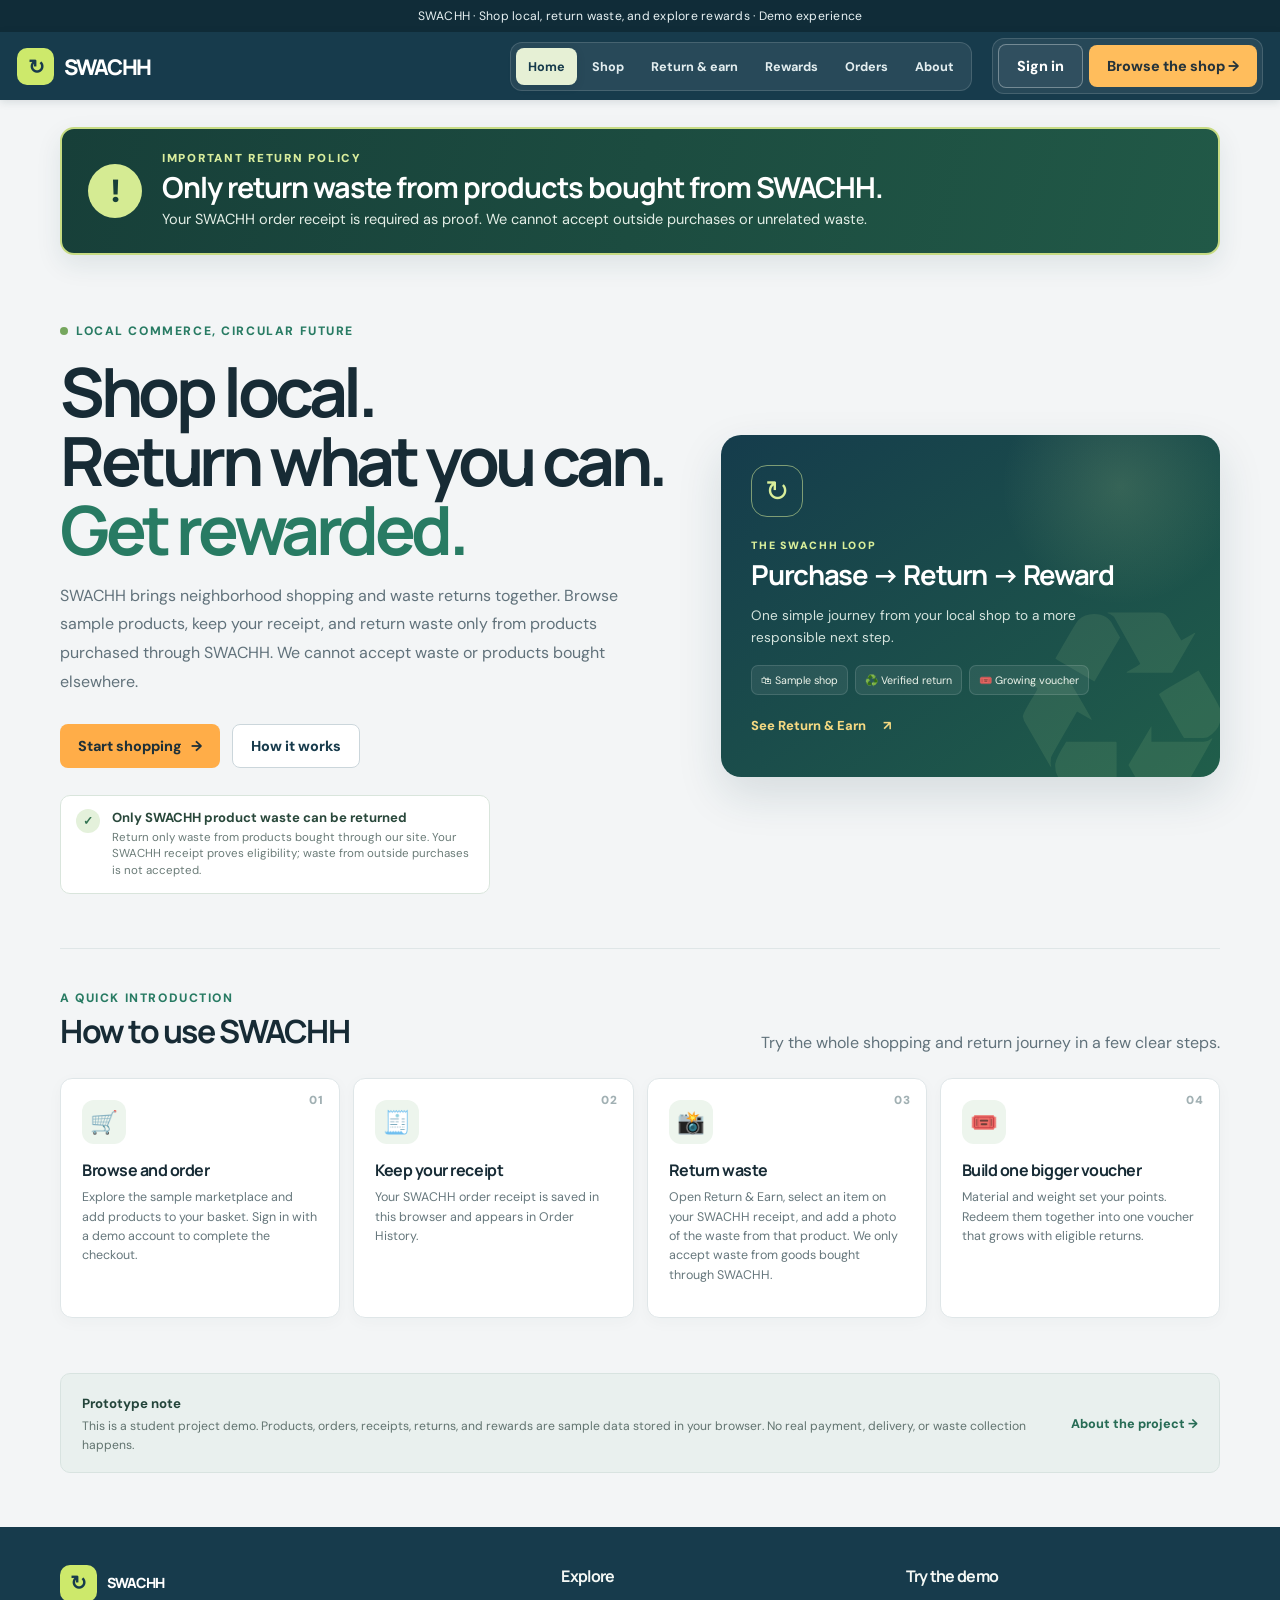
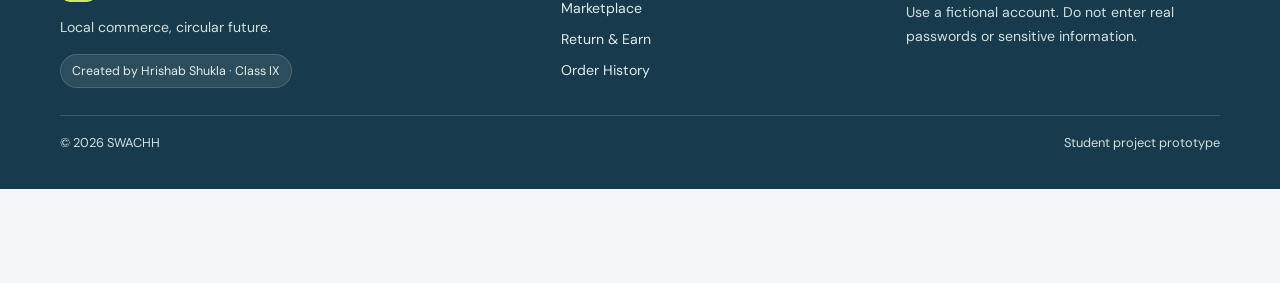
<file: index.html>
<!doctype html>
<html lang="en"><head><meta charset="utf-8"><meta name="viewport" content="width=device-width,initial-scale=1"><title>Welcome to SWACHH | Local Marketplace</title><link rel="stylesheet" href="styles.css"><script defer src="app.js"></script></head><body>
<div class="topline">SWACHH · Shop local, return waste, and explore rewards · Demo experience</div>
<header class="nav"><div class="wrap navin"><a class="brand" href="index.html"><span class="logo">↻</span> SWACHH</a><button class="menu-toggle" aria-label="Open navigation">☰</button><nav class="navlinks" aria-label="Main navigation"><a href="index.html" data-nav="home">Home</a><a href="marketplace.html" data-nav="shop">Shop</a><a href="pilot.html" data-nav="returns">Return &amp; earn</a><a href="rewards.html" data-nav="rewards">Rewards</a><a href="orders.html" data-nav="orders">Orders</a><a href="about.html" data-nav="about">About</a></nav><div class="navcta"><a class="btn btn-outline" href="signin.html">Sign in</a><a class="btn btn-primary" href="marketplace.html">Browse the shop →</a></div></div></header>
<main class="wrap home-page"><section class="return-policy-banner" aria-label="Important return policy"><span class="policy-mark">!</span><div><div class="policy-kicker">IMPORTANT RETURN POLICY</div><h2>Only return waste from products bought from SWACHH.</h2><p>Your SWACHH order receipt is required as proof. We cannot accept outside purchases or unrelated waste.</p></div></section>
<section class="home-hero"><div class="home-copy"><div class="eyebrow"><span class="eyedot"></span> LOCAL COMMERCE, CIRCULAR FUTURE</div><h1>Shop local.<br>Return what you can.<br><em>Get rewarded.</em></h1><p class="lead">SWACHH brings neighborhood shopping and waste returns together. Browse sample products, keep your receipt, and return waste only from products purchased through SWACHH. We cannot accept waste or products bought elsewhere.</p><div class="actions"><a class="btn btn-primary" href="marketplace.html">Start shopping <span>→</span></a><a class="btn btn-outline" href="#how-to-use">How it works</a></div><div class="home-trust"><span>✓</span><div><b>Only SWACHH product waste can be returned</b><small>Return only waste from products bought through our site. Your SWACHH receipt proves eligibility; waste from outside purchases is not accepted.</small></div></div></div><aside class="home-feature"><div class="home-orbit">↻</div><div class="home-feature-label">THE SWACHH LOOP</div><h2>Purchase → Return → Reward</h2><p>One simple journey from your local shop to a more responsible next step.</p><div class="home-feature-tags"><span>🛍 Sample shop</span><span>♻️ Verified return</span><span>🎟️ Growing voucher</span></div><a href="pilot.html">See Return &amp; Earn <b>↗</b></a></aside></section>
<section class="how-to-use" id="how-to-use"><div class="section-head"><div><div class="eyebrow">A QUICK INTRODUCTION</div><h2>How to use SWACHH</h2></div><p>Try the whole shopping and return journey in a few clear steps.</p></div><div class="how-steps"><article class="how-step"><span class="how-number">01</span><div class="how-icon">🛒</div><h3>Browse and order</h3><p>Explore the sample marketplace and add products to your basket. Sign in with a demo account to complete the checkout.</p></article><article class="how-step"><span class="how-number">02</span><div class="how-icon">🧾</div><h3>Keep your receipt</h3><p>Your SWACHH order receipt is saved in this browser and appears in Order History.</p></article><article class="how-step"><span class="how-number">03</span><div class="how-icon">📸</div><h3>Return waste</h3><p>Open Return &amp; Earn, select an item on your SWACHH receipt, and add a photo of the waste from that product. We only accept waste from goods bought through SWACHH.</p></article><article class="how-step"><span class="how-number">04</span><div class="how-icon">🎟️</div><h3>Build one bigger voucher</h3><p>Material and weight set your points. Redeem them together into one voucher that grows with eligible returns.</p></article></div></section>
<section class="home-demo-note"><div><b>Prototype note</b><p>This is a student project demo. Products, orders, receipts, returns, and rewards are sample data stored in your browser. No real payment, delivery, or waste collection happens.</p></div><a href="about.html">About the project →</a></section>
</main>
<footer class="footer"><div class="wrap"><div class="footer-grid"><div><a class="brand" href="index.html"><span class="logo">↻</span> SWACHH</a><p>Local commerce, circular future.</p><span class="creator">Created by Hrishab Shukla · Class IX</span></div><div><h4>Explore</h4><div class="footer-links"><a href="marketplace.html">Marketplace</a><a href="pilot.html">Return &amp; Earn</a><a href="orders.html">Order History</a></div></div><div><h4>Try the demo</h4><p>Use a fictional account. Do not enter real passwords or sensitive information.</p></div></div><div class="copyright"><span>© 2026 SWACHH</span><span>Student project prototype</span></div></div></footer>
<nav class="mobile-dock" aria-label="SWACHH main navigation"><a href="index.html" data-dock="home"><span class="dock-icon">⌂</span><small>Home</small></a><a href="marketplace.html" data-dock="explore"><span class="dock-icon">⌕</span><small>Shop</small></a><a href="pilot.html" data-dock="returns"><span class="dock-icon">↻</span><small>Return</small></a><a href="rewards.html" data-dock="rewards"><span class="dock-icon">♧</span><small>Rewards</small></a><a href="orders.html" data-dock="orders"><span class="dock-icon">▤</span><small>Orders</small></a><a href="account.html" data-dock="account"><span class="dock-icon">♙</span><small>Account</small></a></nav>
</body></html>
</file>
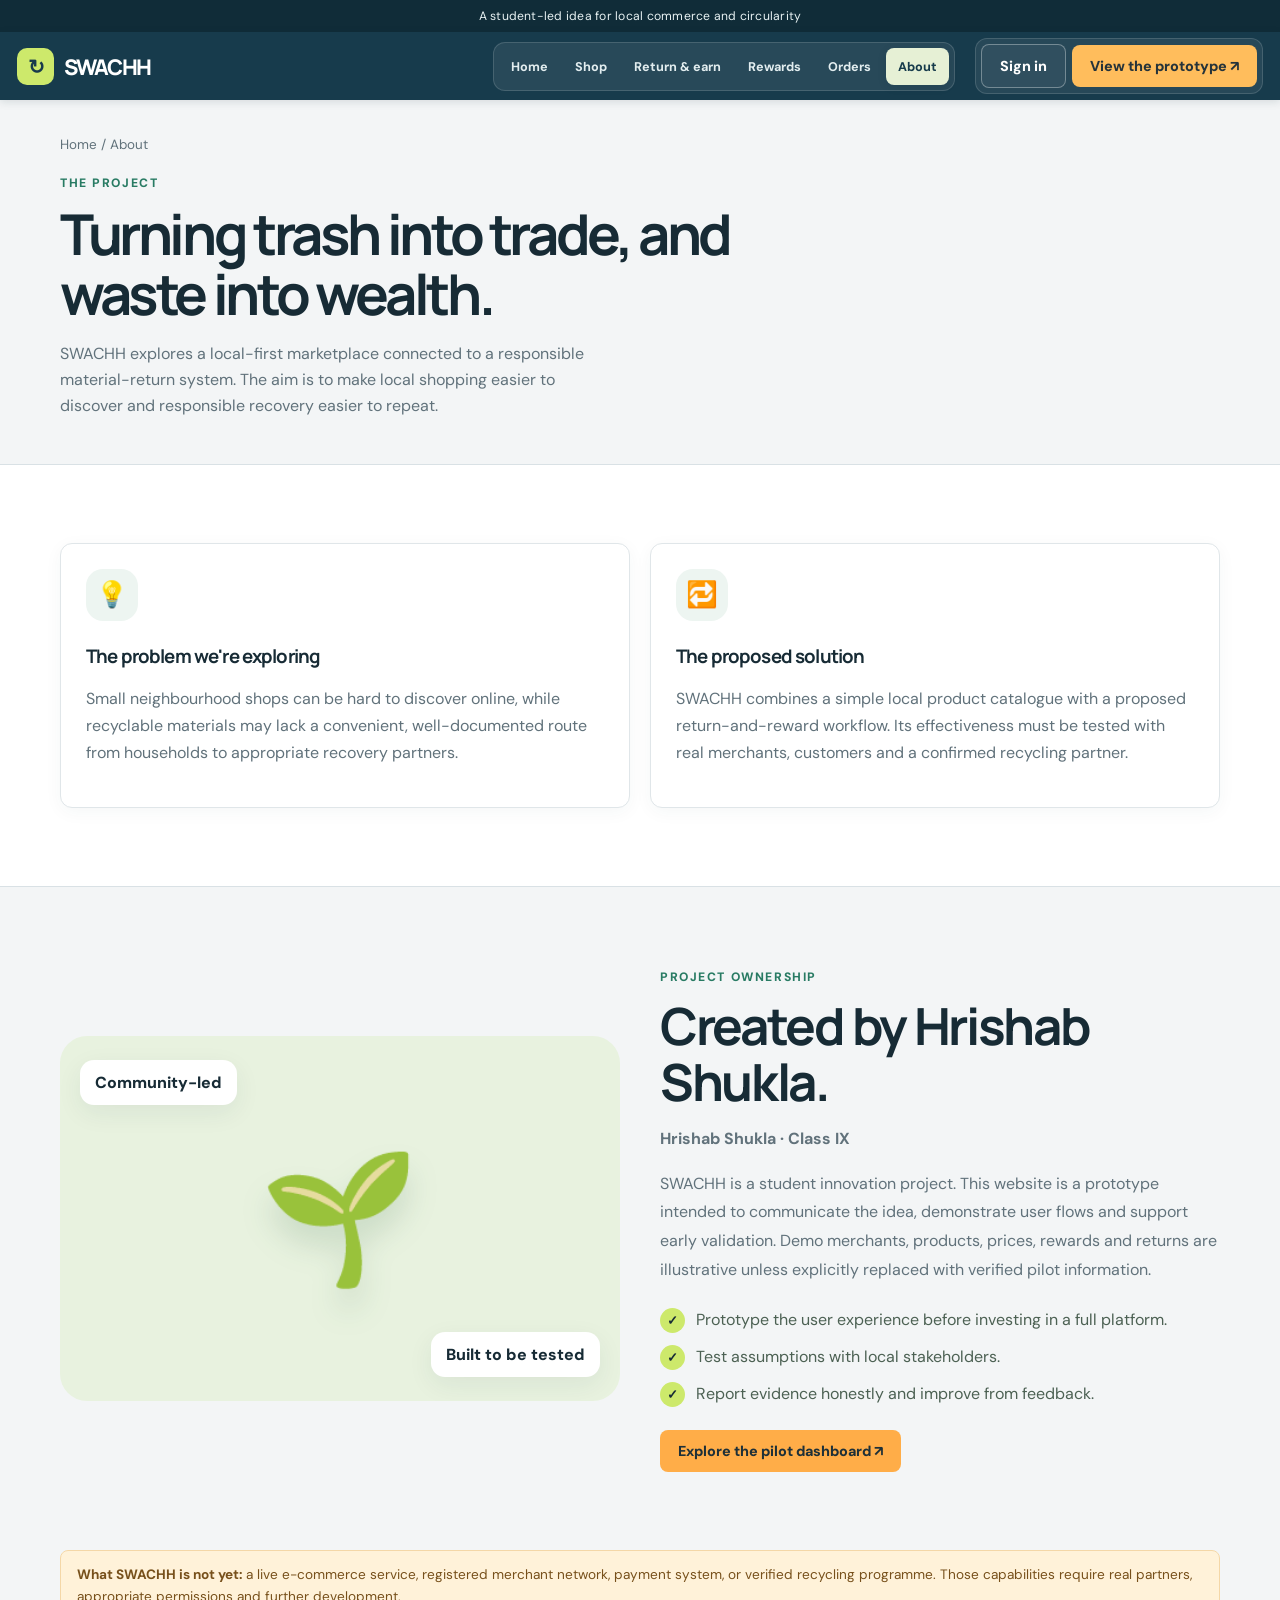
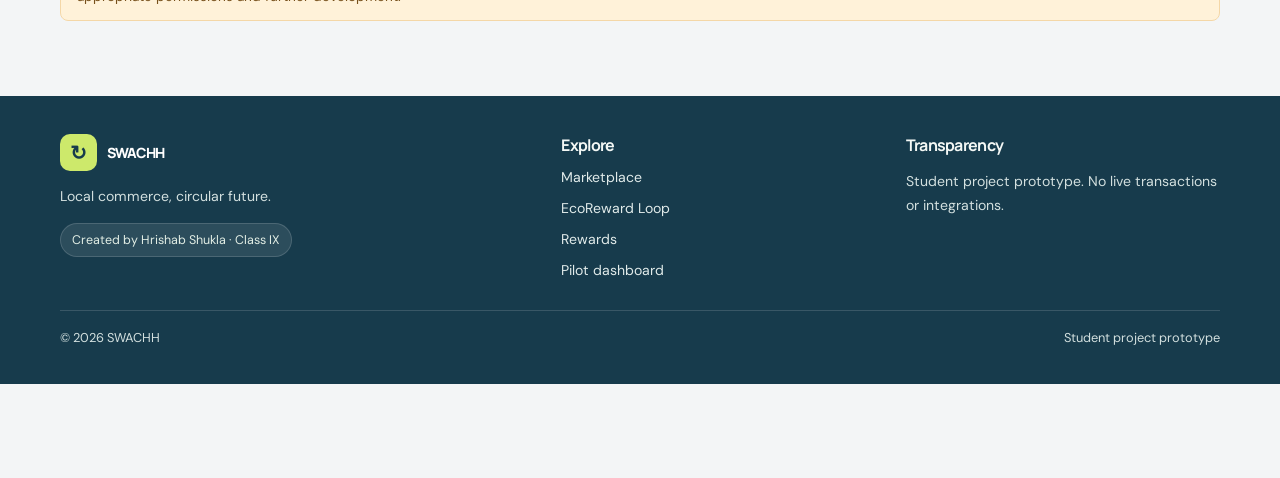
<file: about.html>
<!doctype html><html lang="en"><head><meta charset="utf-8"><meta name="viewport" content="width=device-width,initial-scale=1"><title>About SWACHH | Student innovation</title><link rel="stylesheet" href="styles.css"><script defer src="app.js"></script></head><body>
<div class="topline">A student-led idea for local commerce and circularity</div><header class="nav"><div class="wrap navin"><a class="brand" href="index.html"><span class="logo">↻</span> SWACHH</a><button class="menu-toggle" aria-label="Open navigation">☰</button><nav class="navlinks" aria-label="Main navigation"><a href="index.html" data-nav="home">Home</a><a href="marketplace.html" data-nav="shop">Shop</a><a href="pilot.html" data-nav="returns">Return &amp; earn</a><a href="rewards.html" data-nav="rewards">Rewards</a><a href="orders.html" data-nav="orders">Orders</a><a href="about.html" data-nav="about">About</a></nav><div class="navcta"><a class="btn btn-outline" href="signin.html">Sign in</a><a class="btn btn-primary" href="pilot.html">View the prototype ↗</a></div></div></header>
<main><section class="wrap page-hero"><div class="breadcrumbs"><a href="index.html">Home</a> / About</div><div class="eyebrow">The project</div><h1>Turning trash into trade, and waste into wealth.</h1><p class="lead">SWACHH explores a local-first marketplace connected to a responsible material-return system. The aim is to make local shopping easier to discover and responsible recovery easier to repeat.</p></section>
<section class="band"><div class="wrap section"><div class="split"><div class="panel"><div class="card-icon">💡</div><h3>The problem we're exploring</h3><p>Small neighbourhood shops can be hard to discover online, while recyclable materials may lack a convenient, well-documented route from households to appropriate recovery partners.</p></div><div class="panel"><div class="card-icon">🔁</div><h3>The proposed solution</h3><p>SWACHH combines a simple local product catalogue with a proposed return-and-reward workflow. Its effectiveness must be tested with real merchants, customers and a confirmed recycling partner.</p></div></div></div></section>
<section class="wrap section feature"><div class="feature-art"><span class="big">🌱</span><span class="pill p1">Community-led</span><span class="pill p2">Built to be tested</span></div><div class="feature-copy"><div class="eyebrow">Project ownership</div><h2>Created by Hrishab Shukla.</h2><p><b>Hrishab Shukla · Class IX</b></p><p>SWACHH is a student innovation project. This website is a prototype intended to communicate the idea, demonstrate user flows and support early validation. Demo merchants, products, prices, rewards and returns are illustrative unless explicitly replaced with verified pilot information.</p><div class="bullets"><div class="bullet"><span class="check">✓</span><span>Prototype the user experience before investing in a full platform.</span></div><div class="bullet"><span class="check">✓</span><span>Test assumptions with local stakeholders.</span></div><div class="bullet"><span class="check">✓</span><span>Report evidence honestly and improve from feedback.</span></div></div><a class="btn btn-primary" href="pilot.html">Explore the pilot dashboard ↗</a></div></section>
<section class="wrap" style="padding-bottom:75px"><div class="notice"><b>What SWACHH is not yet:</b> a live e-commerce service, registered merchant network, payment system, or verified recycling programme. Those capabilities require real partners, appropriate permissions and further development.</div></section></main>
<footer class="footer"><div class="wrap"><div class="footer-grid"><div><a class="brand" href="index.html"><span class="logo">↻</span> SWACHH</a><p>Local commerce, circular future.</p><span class="creator">Created by Hrishab Shukla · Class IX</span></div><div><h4>Explore</h4><div class="footer-links"><a href="marketplace.html">Marketplace</a><a href="ecoreward.html">EcoReward Loop</a><a href="rewards.html">Rewards</a><a href="pilot.html">Pilot dashboard</a></div></div><div><h4>Transparency</h4><p>Student project prototype. No live transactions or integrations.</p></div></div><div class="copyright"><span>© 2026 SWACHH</span><span>Student project prototype</span></div></div></footer><div class="toast" id="toast" role="status" aria-live="polite"></div><nav class="mobile-dock" aria-label="SWACHH main navigation"><a href="index.html" data-dock="home"><span class="dock-icon">⌂</span><small>Home</small></a><a href="marketplace.html" data-dock="explore"><span class="dock-icon">⌕</span><small>Shop</small></a><a href="pilot.html" data-dock="returns"><span class="dock-icon">↻</span><small>Return</small></a><a href="rewards.html" data-dock="rewards"><span class="dock-icon">♧</span><small>Rewards</small></a><a href="orders.html" data-dock="orders"><span class="dock-icon">▤</span><small>Orders</small></a><a href="account.html" data-dock="account"><span class="dock-icon">♙</span><small>Account</small></a></nav>
</body></html>
</file>
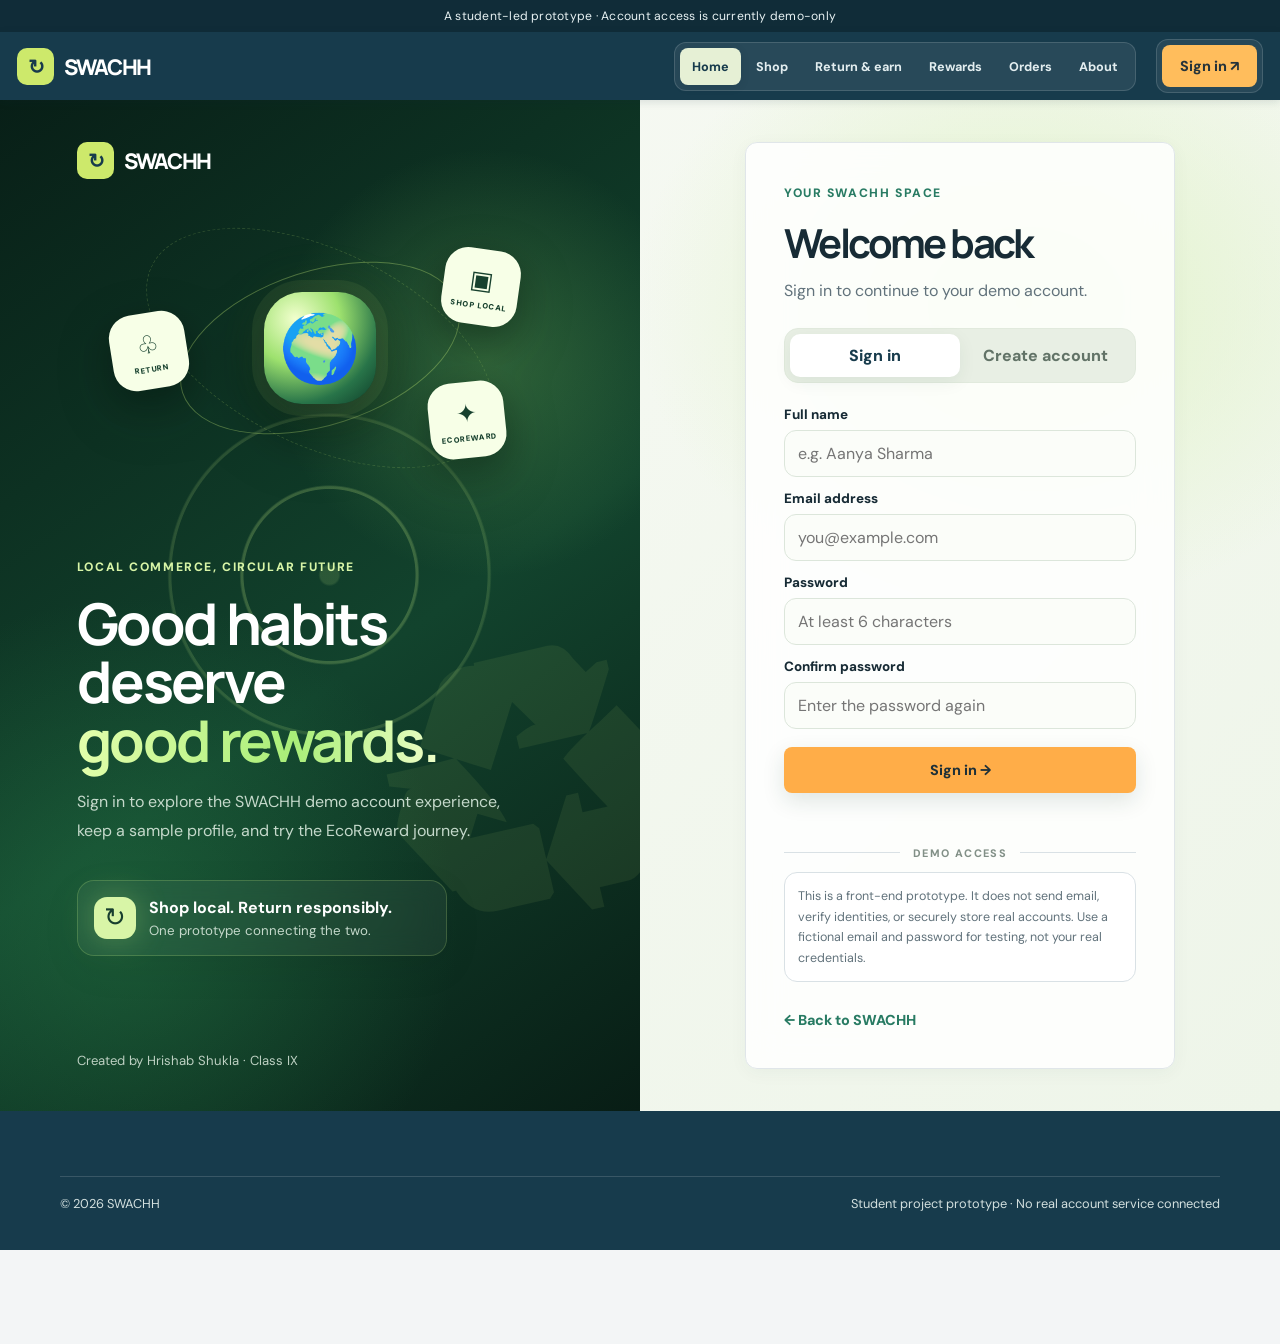
<file: account.html>
<!doctype html><html lang="en"><head><meta charset="utf-8"><meta name="viewport" content="width=device-width,initial-scale=1"><title>My Account | SWACHH</title><link rel="stylesheet" href="styles.css"><script defer src="app.js"></script></head><body><div class="topline">Your SWACHH demo account · Sample data only</div><header class="nav"><div class="wrap navin"><a class="brand" href="index.html"><span class="logo">↻</span> SWACHH</a><button class="menu-toggle" aria-label="Open navigation">☰</button><nav class="navlinks" aria-label="Main navigation"><a href="index.html" data-nav="home">Home</a><a href="marketplace.html" data-nav="shop">Shop</a><a href="pilot.html" data-nav="returns">Return &amp; earn</a><a href="rewards.html" data-nav="rewards">Rewards</a><a href="orders.html" data-nav="orders">Orders</a><a href="about.html" data-nav="about">About</a></nav><div class="navcta"><a class="btn btn-outline" href="marketplace.html">Continue shopping</a></div></div></header><main class="wrap account-page"><div class="breadcrumbs"><a href="index.html">Home</a> / My Account</div><div class="eyebrow">YOUR SWACHH SPACE</div><h1>Account overview<span class="green-dot">.</span></h1><p class="lead">Manage your demo profile and jump back into shopping, rewards, or orders.</p><section class="account-grid"><article class="account-profile panel"><div class="avatar" id="accountAvatar">S</div><h2 id="accountName">SWACHH customer</h2><p id="accountEmail" class="muted">Demo account</p><span class="status-pill">DEMO ACCOUNT</span><button class="btn btn-outline" onclick="signOutDemo()">Sign out</button></article><div class="account-shortcuts"><a class="account-tile" href="marketplace.html"><span>🛍️</span><b>Marketplace</b><small>Discover local products</small><i>↗</i></a><a class="account-tile" href="rewards.html"><span>🎟️</span><b>My Rewards</b><small>Points and vouchers</small><i>↗</i></a><a class="account-tile" href="checkout.html"><span>📦</span><b>Checkout</b><small>Continue your basket</small><i>↗</i></a><a class="account-tile" href="orders.html"><span>🧾</span><b>Order History</b><small>Receipts and past orders</small><i>↗</i></a><a class="account-tile" href="ecoreward.html"><span>♻️</span><b>My Returns</b><small>Explore return workflow</small><i>↗</i></a></div></section><div class="notice" style="margin:28px 0 70px">This prototype stores demo account state in your current browser session. It is not a production account system and should not be used with real passwords or sensitive information.</div></main><footer class="footer"><div class="wrap"><div class="copyright"><span>© 2026 SWACHH</span><span>Student project prototype</span></div></div></footer><script>document.addEventListener('DOMContentLoaded',()=>{let p=null;try{p=JSON.parse(sessionStorage.getItem('swachhDemoProfile')||'null')}catch{}if(!p||!p.signedIn){localStorage.setItem('swachhAfterSignIn','account.html');location.replace('signin.html?next=account.html');return}document.getElementById('accountName').textContent=p.name||'SWACHH customer';document.getElementById('accountEmail').textContent=p.email||'Demo account';document.getElementById('accountAvatar').textContent=(p.name||'S').trim().charAt(0).toUpperCase()})</script><nav class="mobile-dock" aria-label="SWACHH main navigation"><a href="index.html" data-dock="home"><span class="dock-icon">⌂</span><small>Home</small></a><a href="marketplace.html" data-dock="explore"><span class="dock-icon">⌕</span><small>Shop</small></a><a href="pilot.html" data-dock="returns"><span class="dock-icon">↻</span><small>Return</small></a><a href="rewards.html" data-dock="rewards"><span class="dock-icon">♧</span><small>Rewards</small></a><a href="orders.html" data-dock="orders"><span class="dock-icon">▤</span><small>Orders</small></a><a href="account.html" data-dock="account"><span class="dock-icon">♙</span><small>Account</small></a></nav>
</body></html>
</file>
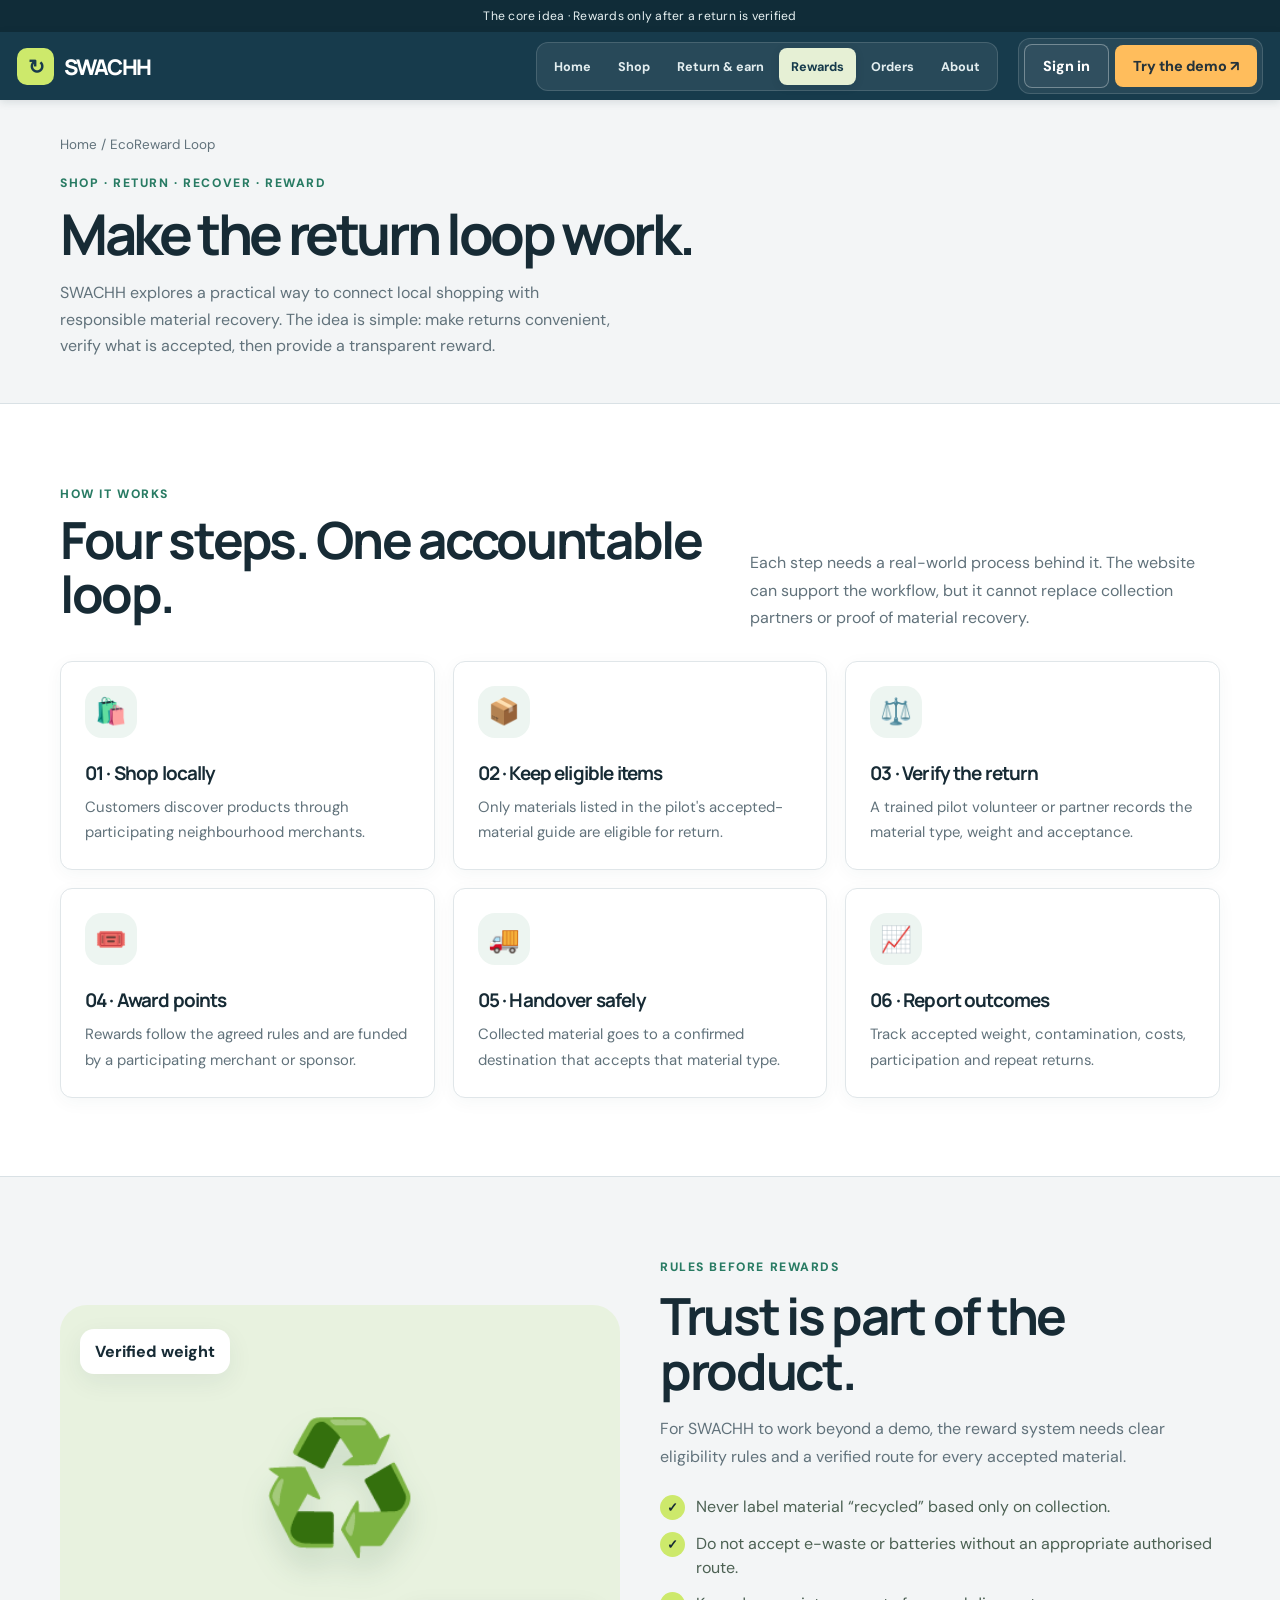
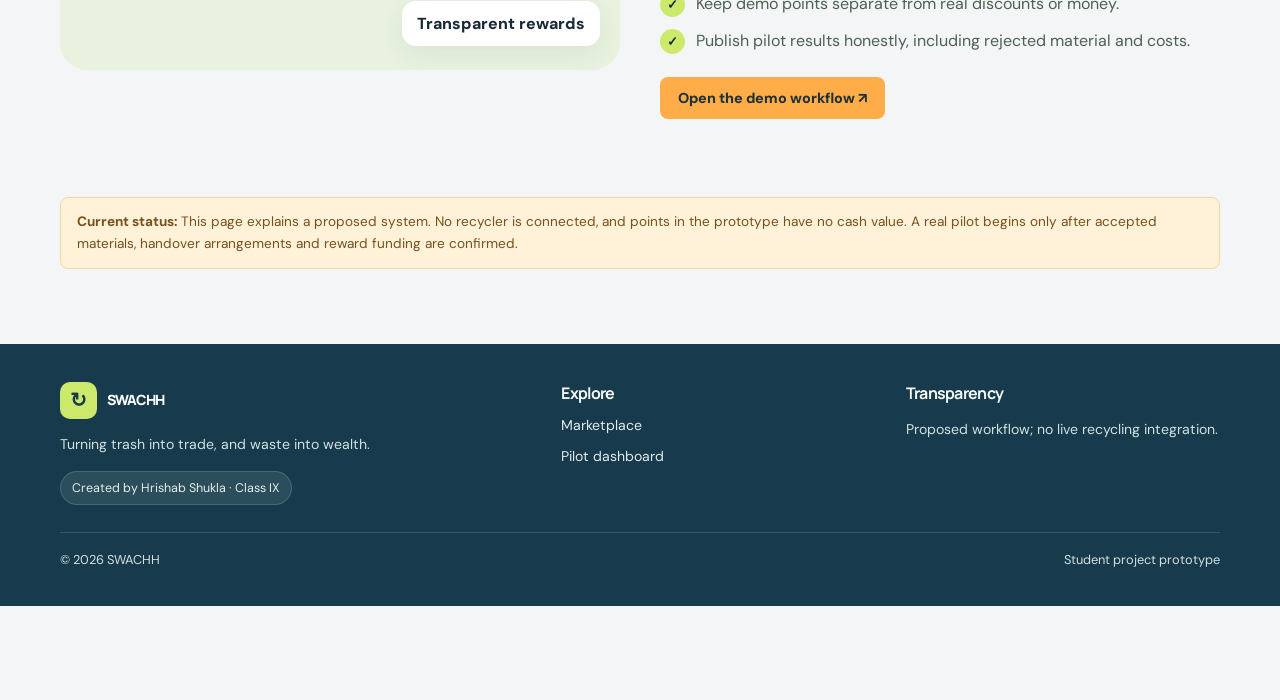
<file: ecoreward.html>
<!doctype html><html lang="en"><head><meta charset="utf-8"><meta name="viewport" content="width=device-width,initial-scale=1"><title>EcoReward Loop | SWACHH</title><link rel="stylesheet" href="styles.css"><script defer src="app.js"></script></head><body>
<div class="topline">The core idea · Rewards only after a return is verified</div><header class="nav"><div class="wrap navin"><a class="brand" href="index.html"><span class="logo">↻</span> SWACHH</a><button class="menu-toggle" aria-label="Open navigation">☰</button><nav class="navlinks" aria-label="Main navigation"><a href="index.html" data-nav="home">Home</a><a href="marketplace.html" data-nav="shop">Shop</a><a href="pilot.html" data-nav="returns">Return &amp; earn</a><a href="rewards.html" data-nav="rewards">Rewards</a><a href="orders.html" data-nav="orders">Orders</a><a href="about.html" data-nav="about">About</a></nav><div class="navcta"><a class="btn btn-outline" href="signin.html">Sign in</a><a class="btn btn-primary" href="pilot.html">Try the demo ↗</a></div></div></header>
<main><section class="wrap page-hero"><div class="breadcrumbs"><a href="index.html">Home</a> / EcoReward Loop</div><div class="eyebrow">Shop · Return · Recover · Reward</div><h1>Make the return loop work.</h1><p class="lead">SWACHH explores a practical way to connect local shopping with responsible material recovery. The idea is simple: make returns convenient, verify what is accepted, then provide a transparent reward.</p></section>
<section class="band"><div class="wrap section"><div class="section-head"><div><div class="eyebrow">How it works</div><h2>Four steps. One accountable loop.</h2></div><p>Each step needs a real-world process behind it. The website can support the workflow, but it cannot replace collection partners or proof of material recovery.</p></div><div class="cards"><article class="card"><div class="card-icon">🛍️</div><h3>01 · Shop locally</h3><p>Customers discover products through participating neighbourhood merchants.</p></article><article class="card"><div class="card-icon">📦</div><h3>02 · Keep eligible items</h3><p>Only materials listed in the pilot's accepted-material guide are eligible for return.</p></article><article class="card"><div class="card-icon">⚖️</div><h3>03 · Verify the return</h3><p>A trained pilot volunteer or partner records the material type, weight and acceptance.</p></article><article class="card"><div class="card-icon">🎟️</div><h3>04 · Award points</h3><p>Rewards follow the agreed rules and are funded by a participating merchant or sponsor.</p></article><article class="card"><div class="card-icon">🚚</div><h3>05 · Handover safely</h3><p>Collected material goes to a confirmed destination that accepts that material type.</p></article><article class="card"><div class="card-icon">📈</div><h3>06 · Report outcomes</h3><p>Track accepted weight, contamination, costs, participation and repeat returns.</p></article></div></div></section>
<section class="wrap section feature"><div class="feature-art"><span class="big">♻️</span><span class="pill p1">Verified weight</span><span class="pill p2">Transparent rewards</span></div><div class="feature-copy"><div class="eyebrow">Rules before rewards</div><h2>Trust is part of the product.</h2><p>For SWACHH to work beyond a demo, the reward system needs clear eligibility rules and a verified route for every accepted material.</p><div class="bullets"><div class="bullet"><span class="check">✓</span><span>Never label material “recycled” based only on collection.</span></div><div class="bullet"><span class="check">✓</span><span>Do not accept e-waste or batteries without an appropriate authorised route.</span></div><div class="bullet"><span class="check">✓</span><span>Keep demo points separate from real discounts or money.</span></div><div class="bullet"><span class="check">✓</span><span>Publish pilot results honestly, including rejected material and costs.</span></div></div><a class="btn btn-primary" href="pilot.html">Open the demo workflow ↗</a></div></section>
<section class="wrap" style="padding-bottom:75px"><div class="notice"><b>Current status:</b> This page explains a proposed system. No recycler is connected, and points in the prototype have no cash value. A real pilot begins only after accepted materials, handover arrangements and reward funding are confirmed.</div></section></main>
<footer class="footer"><div class="wrap"><div class="footer-grid"><div><a class="brand" href="index.html"><span class="logo">↻</span> SWACHH</a><p>Turning trash into trade, and waste into wealth.</p><span class="creator">Created by Hrishab Shukla · Class IX</span></div><div><h4>Explore</h4><div class="footer-links"><a href="marketplace.html">Marketplace</a><a href="pilot.html">Pilot dashboard</a></div></div><div><h4>Transparency</h4><p>Proposed workflow; no live recycling integration.</p></div></div><div class="copyright"><span>© 2026 SWACHH</span><span>Student project prototype</span></div></div></footer><div class="toast" id="toast" role="status" aria-live="polite"></div><nav class="mobile-dock" aria-label="SWACHH main navigation"><a href="index.html" data-dock="home"><span class="dock-icon">⌂</span><small>Home</small></a><a href="marketplace.html" data-dock="explore"><span class="dock-icon">⌕</span><small>Shop</small></a><a href="pilot.html" data-dock="returns"><span class="dock-icon">↻</span><small>Return</small></a><a href="rewards.html" data-dock="rewards"><span class="dock-icon">♧</span><small>Rewards</small></a><a href="orders.html" data-dock="orders"><span class="dock-icon">▤</span><small>Orders</small></a><a href="account.html" data-dock="account"><span class="dock-icon">♙</span><small>Account</small></a></nav>
</body></html>
</file>
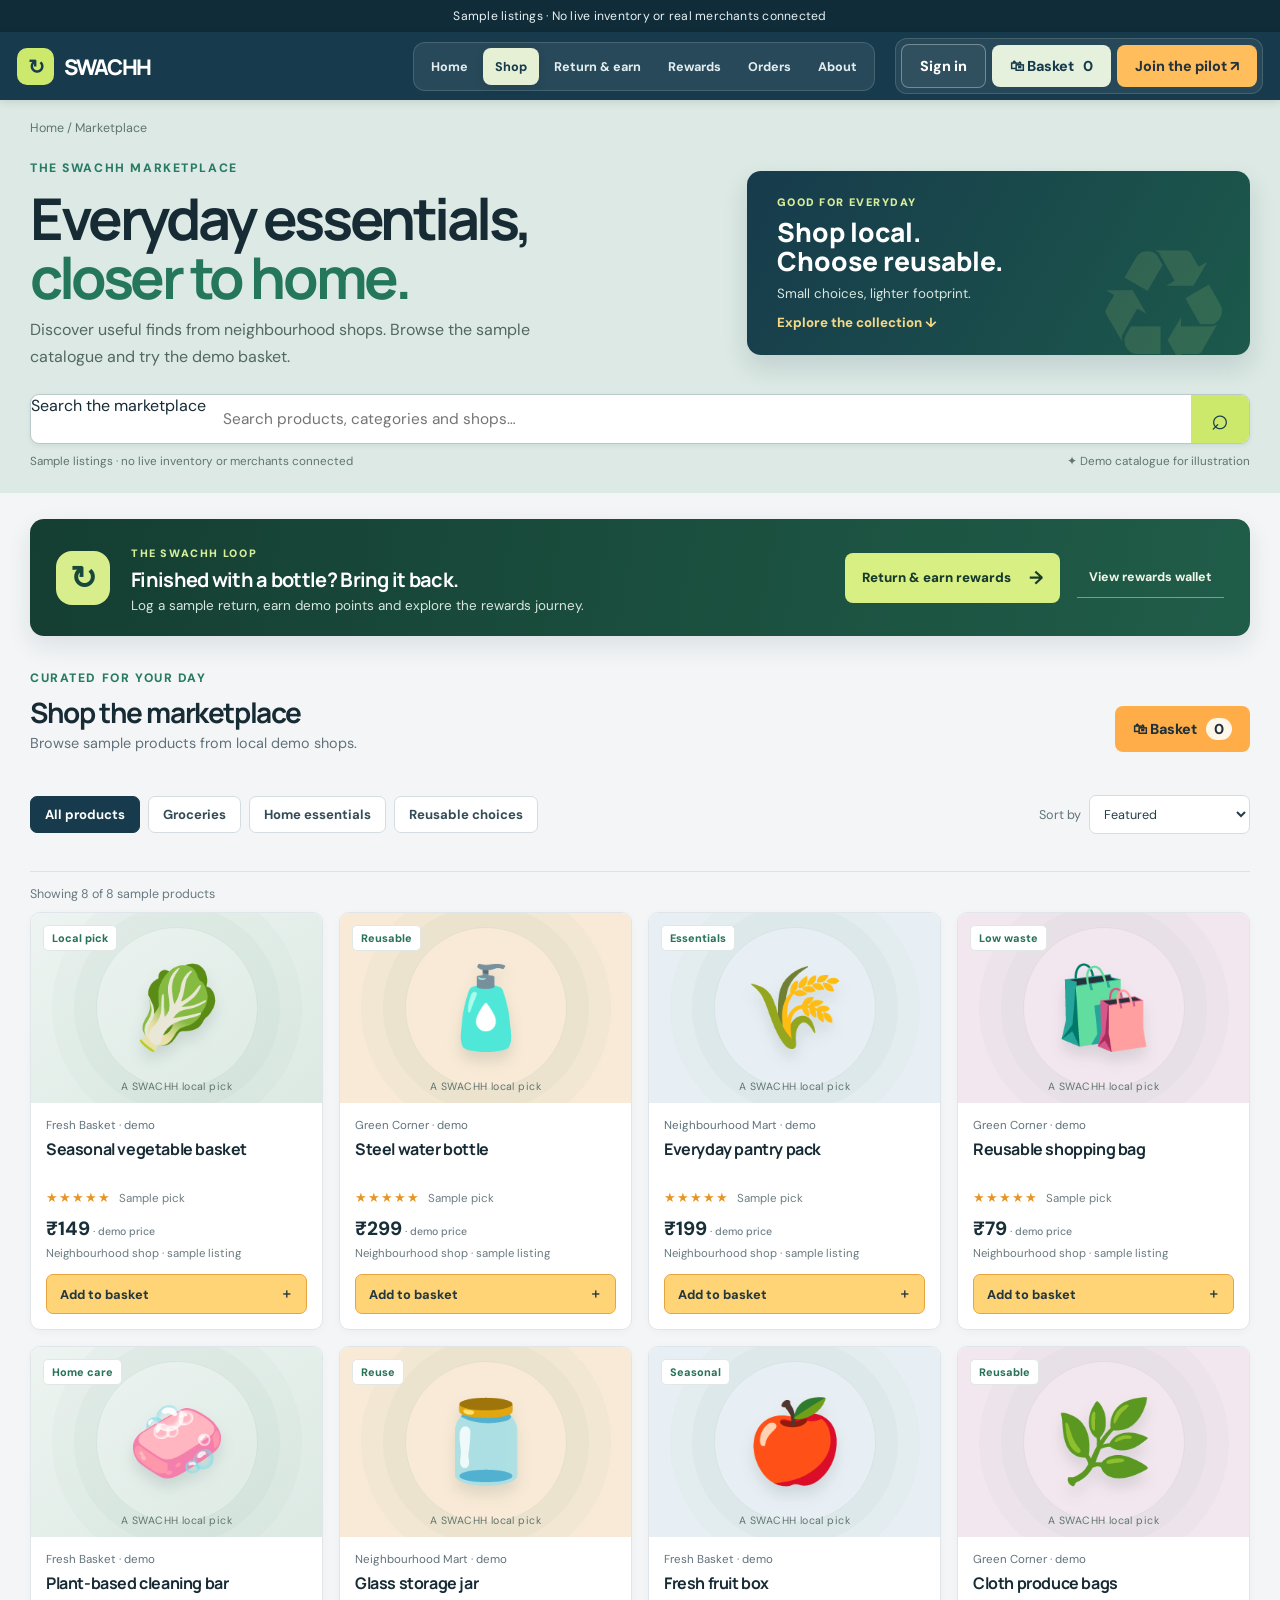
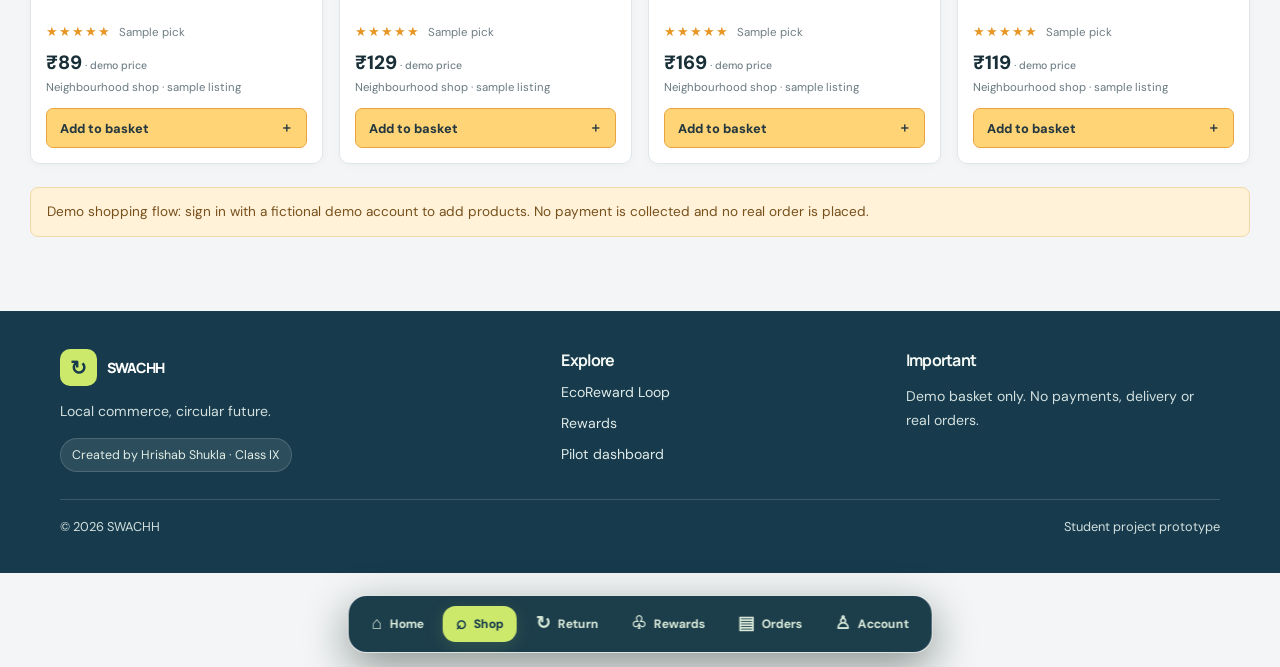
<file: marketplace.html>
<!doctype html><html lang="en"><head><meta charset="utf-8"><meta name="viewport" content="width=device-width,initial-scale=1"><title>Marketplace | SWACHH</title><link rel="stylesheet" href="styles.css"><script defer src="app.js"></script></head><body>
<div class="topline">Sample listings · No live inventory or real merchants connected</div><header class="nav"><div class="wrap navin"><a class="brand" href="index.html"><span class="logo">↻</span> SWACHH</a><button class="menu-toggle" aria-label="Open navigation">☰</button><nav class="navlinks" aria-label="Main navigation"><a href="index.html" data-nav="home">Home</a><a href="marketplace.html" data-nav="shop">Shop</a><a href="pilot.html" data-nav="returns">Return &amp; earn</a><a href="rewards.html" data-nav="rewards">Rewards</a><a href="orders.html" data-nav="orders">Orders</a><a href="about.html" data-nav="about">About</a></nav><div class="navcta"><a class="btn btn-outline" href="signin.html">Sign in</a><button class="btn btn-soft" data-open-cart>🛍 Basket <span id="cartCount">0</span></button><a class="btn btn-primary" href="pilot.html">Join the pilot ↗</a></div></div></header>
<main class="market-wrap"><section class="market-hero"><div class="breadcrumbs"><a href="index.html">Home</a> / Marketplace</div><div class="market-intro"><div><div class="eyebrow">THE SWACHH MARKETPLACE</div><h1>Everyday essentials,<br><em>closer to home.</em></h1><p>Discover useful finds from neighbourhood shops. Browse the sample catalogue and try the demo basket.</p></div><div class="market-promo"><span>GOOD FOR EVERYDAY</span><strong>Shop local.<br>Choose reusable.</strong><small>Small choices, lighter footprint.</small><a href="#catalog">Explore the collection ↓</a></div></div><div class="market-search"><label class="sr-only" for="productSearch">Search the marketplace</label><input id="productSearch" type="search" placeholder="Search products, categories and shops…"><button type="button" id="searchProducts" aria-label="Search">⌕</button></div><div class="market-meta"><span>Sample listings · no live inventory or merchants connected</span><span>✦ Demo catalogue for illustration</span></div></section>
<section class="return-feature"><div class="return-symbol">↻</div><div class="return-copy"><span>THE SWACHH LOOP</span><h2>Finished with a bottle? Bring it back.</h2><p>Log a sample return, earn demo points and explore the rewards journey.</p></div><a class="return-cta" href="pilot.html">Return & earn rewards <b>→</b></a><a class="return-secondary" href="rewards.html">View rewards wallet</a></section>
<section id="catalog" class="catalog-section"><div class="catalog-title"><div><div class="eyebrow">CURATED FOR YOUR DAY</div><h2>Shop the marketplace</h2><p>Browse sample products from local demo shops.</p></div><button class="btn btn-primary basket-action" data-open-cart>🛍 Basket <span id="cartCount">0</span></button></div><div class="catalog-tools"><div class="toolbar"><button class="chip active" data-filter="all">All products</button><button class="chip" data-filter="grocery">Groceries</button><button class="chip" data-filter="home">Home essentials</button><button class="chip" data-filter="reuse">Reusable choices</button></div><label class="sort-control">Sort by <select id="productSort" aria-label="Sort products"><option value="featured">Featured</option><option value="price-low">Price: low to high</option><option value="price-high">Price: high to low</option><option value="name">Name</option></select></label></div><div class="results-count" id="resultsCount" aria-live="polite"></div><div class="products" id="products"></div><div class="notice market-disclosure">Demo shopping flow: sign in with a fictional demo account to add products. No payment is collected and no real order is placed.</div></section></main>
<footer class="footer"><div class="wrap"><div class="footer-grid"><div><a class="brand" href="index.html"><span class="logo">↻</span> SWACHH</a><p>Local commerce, circular future.</p><span class="creator">Created by Hrishab Shukla · Class IX</span></div><div><h4>Explore</h4><div class="footer-links"><a href="ecoreward.html">EcoReward Loop</a><a href="rewards.html">Rewards</a><a href="pilot.html">Pilot dashboard</a></div></div><div><h4>Important</h4><p>Demo basket only. No payments, delivery or real orders.</p></div></div><div class="copyright"><span>© 2026 SWACHH</span><span>Student project prototype</span></div></div></footer>
<div class="modalback" id="cartModal" role="dialog" aria-modal="true" aria-labelledby="cartTitle"><div class="modal"><div class="modalhead"><div><span class="drawer-kicker">YOUR ORDER</span><h2 id="cartTitle">Basket &amp; checkout</h2></div><button class="close" onclick="closeCart()" aria-label="Close basket">×</button></div><div class="drawer-progress"><span class="step-current">1 · Basket</span><span>2 · Review</span></div><div id="cartItems"></div><div id="cartSummary"></div><p class="drawer-note">Demo only: no payment is collected and no real order is placed.</p><button class="btn btn-primary drawer-checkout" onclick="checkoutDemo()">Continue to checkout <span>→</span></button><a class="drawer-continue" href="#catalog" onclick="closeCart()">← Continue shopping</a></div></div><div class="toast" id="toast" role="status" aria-live="polite"></div><nav class="mobile-dock" aria-label="SWACHH main navigation"><a href="index.html" data-dock="home"><span class="dock-icon">⌂</span><small>Home</small></a><a href="marketplace.html" data-dock="explore"><span class="dock-icon">⌕</span><small>Shop</small></a><a href="pilot.html" data-dock="returns"><span class="dock-icon">↻</span><small>Return</small></a><a href="rewards.html" data-dock="rewards"><span class="dock-icon">♧</span><small>Rewards</small></a><a href="orders.html" data-dock="orders"><span class="dock-icon">▤</span><small>Orders</small></a><a href="account.html" data-dock="account"><span class="dock-icon">♙</span><small>Account</small></a></nav>
</body></html>
</file>
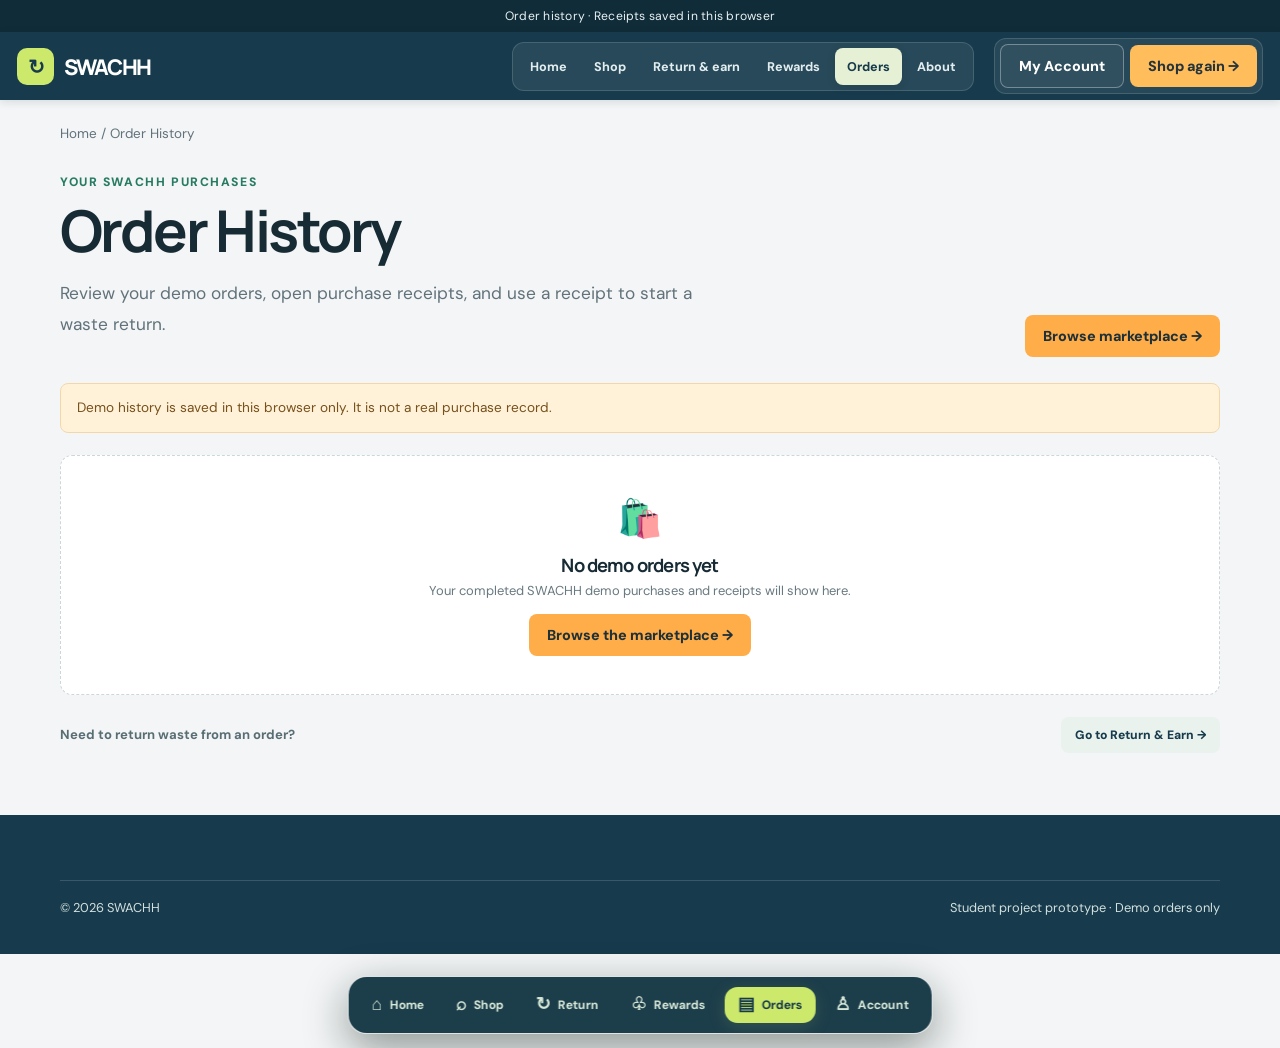
<file: orders.html>
<!doctype html><html lang="en"><head><meta charset="utf-8"><meta name="viewport" content="width=device-width,initial-scale=1"><title>Order History | SWACHH</title><link rel="stylesheet" href="styles.css"><script defer src="app.js"></script></head><body>
<div class="topline">Order history · Receipts saved in this browser</div>
<header class="nav"><div class="wrap navin"><a class="brand" href="index.html"><span class="logo">↻</span> SWACHH</a><button class="menu-toggle" aria-label="Open navigation">☰</button><nav class="navlinks" aria-label="Main navigation"><a href="index.html" data-nav="home">Home</a><a href="marketplace.html" data-nav="shop">Shop</a><a href="pilot.html" data-nav="returns">Return &amp; earn</a><a href="rewards.html" data-nav="rewards">Rewards</a><a href="orders.html" data-nav="orders">Orders</a><a href="about.html" data-nav="about">About</a></nav><div class="navcta"><a class="btn btn-outline" href="account.html">My Account</a><a class="btn btn-primary" href="marketplace.html">Shop again →</a></div></div></header>
<main class="wrap orders-page"><div class="breadcrumbs"><a href="index.html">Home</a> / Order History</div><section class="orders-hero"><div><div class="eyebrow">YOUR SWACHH PURCHASES</div><h1>Order History</h1><p class="lead">Review your demo orders, open purchase receipts, and use a receipt to start a waste return.</p></div><a class="btn btn-primary" href="marketplace.html">Browse marketplace →</a></section><div class="orders-disclosure notice">Demo history is saved in this browser only. It is not a real purchase record.</div><div id="orderHistory" class="order-history" aria-live="polite"><div class="empty">Loading order history…</div></div><div id="receiptPreview" class="order-receipt-preview"></div><div class="orders-bottom"><span>Need to return waste from an order?</span><a class="btn btn-soft" href="pilot.html">Go to Return &amp; Earn →</a></div></main>
<footer class="footer"><div class="wrap"><div class="copyright"><span>© 2026 SWACHH</span><span>Student project prototype · Demo orders only</span></div></div></footer>
<nav class="mobile-dock" aria-label="SWACHH main navigation"><a href="index.html" data-dock="home"><span class="dock-icon">⌂</span><small>Home</small></a><a href="marketplace.html" data-dock="explore"><span class="dock-icon">⌕</span><small>Shop</small></a><a href="pilot.html" data-dock="returns"><span class="dock-icon">↻</span><small>Return</small></a><a href="rewards.html" data-dock="rewards"><span class="dock-icon">♧</span><small>Rewards</small></a><a href="orders.html" data-dock="orders"><span class="dock-icon">▤</span><small>Orders</small></a><a href="account.html" data-dock="account"><span class="dock-icon">♙</span><small>Account</small></a></nav>
</body></html>
</file>
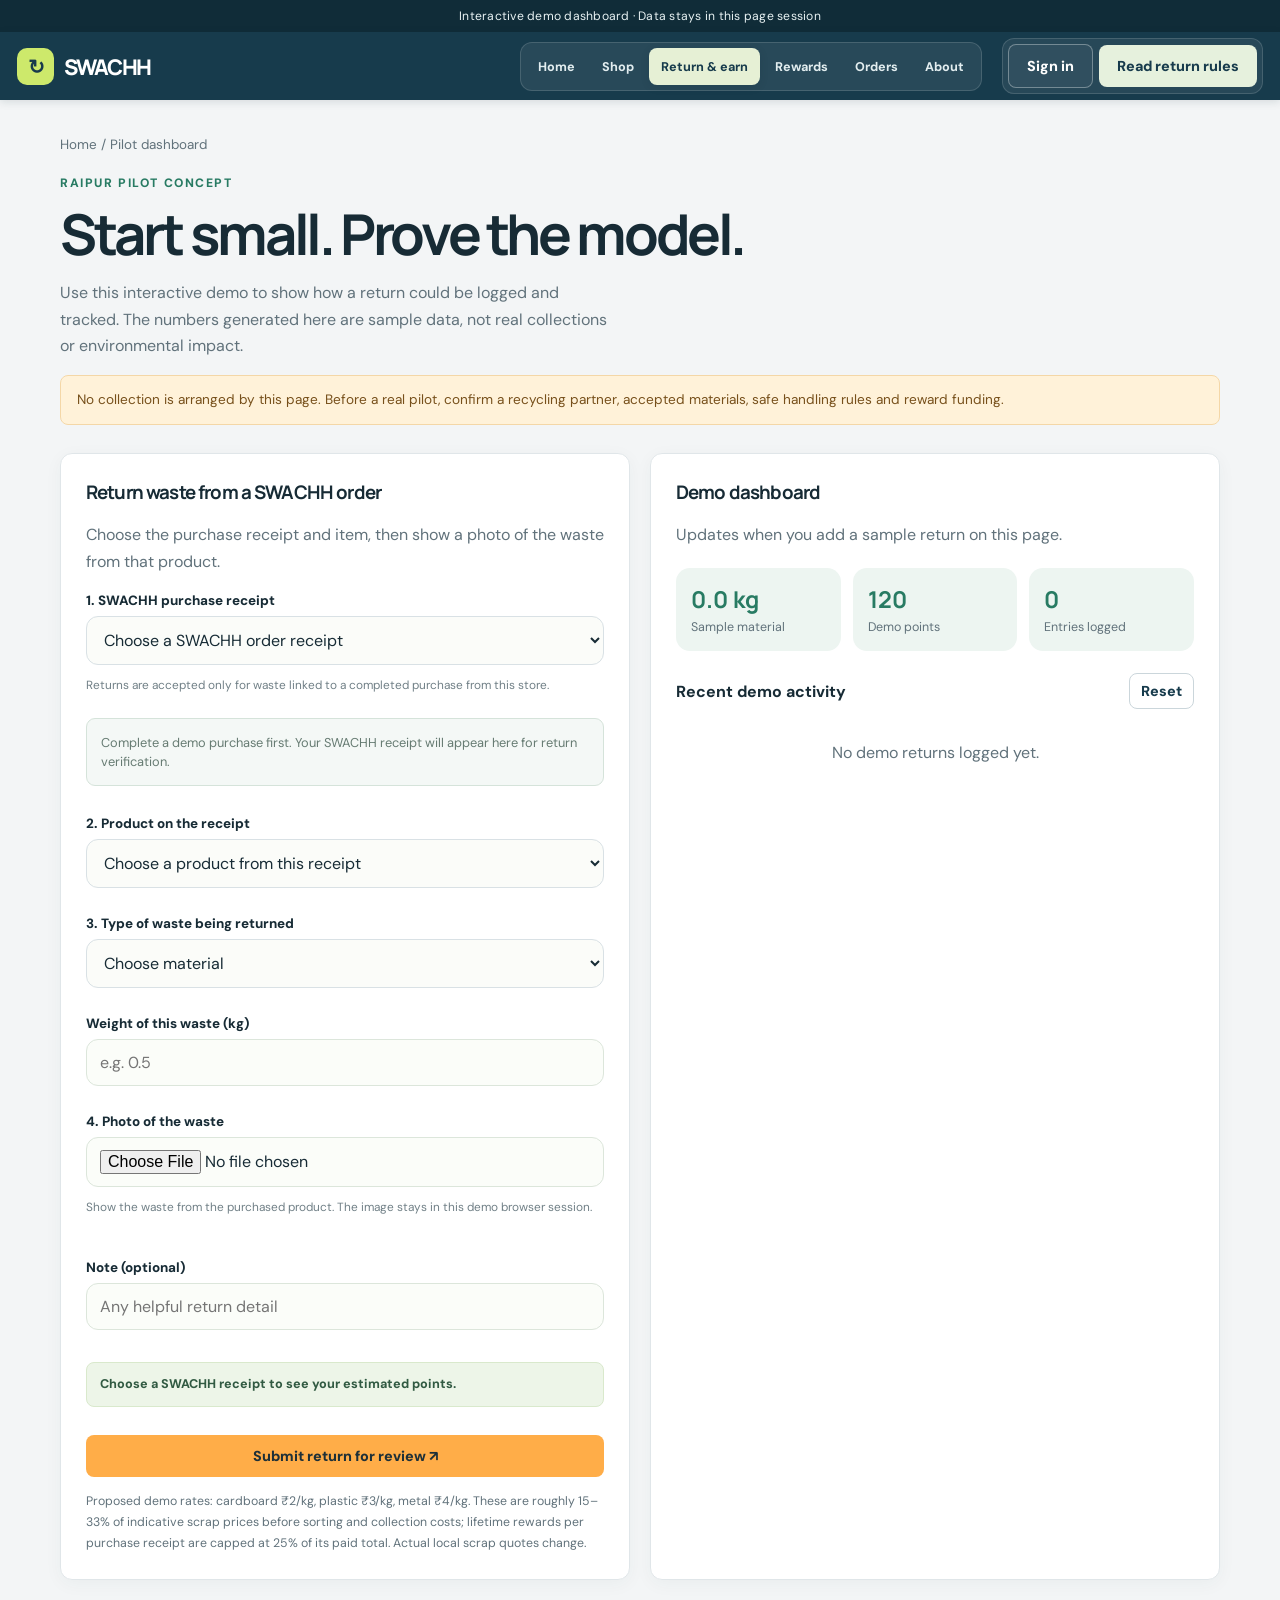
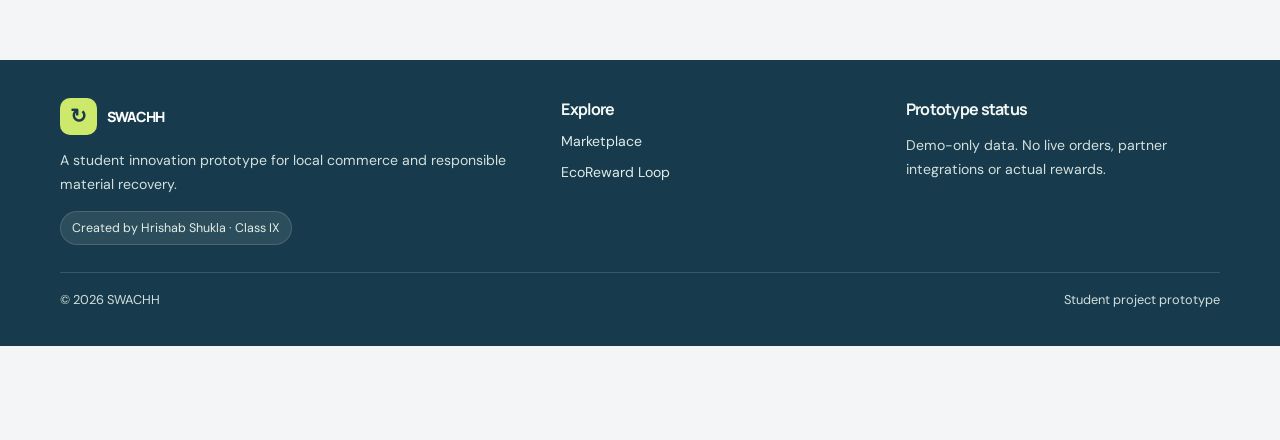
<file: pilot.html>
<!doctype html><html lang="en"><head><meta charset="utf-8"><meta name="viewport" content="width=device-width,initial-scale=1"><title>Pilot dashboard | SWACHH</title><link rel="stylesheet" href="styles.css"><script defer src="app.js"></script></head><body>
<div class="topline">Interactive demo dashboard · Data stays in this page session</div><header class="nav"><div class="wrap navin"><a class="brand" href="index.html"><span class="logo">↻</span> SWACHH</a><button class="menu-toggle" aria-label="Open navigation">☰</button><nav class="navlinks" aria-label="Main navigation"><a href="index.html" data-nav="home">Home</a><a href="marketplace.html" data-nav="shop">Shop</a><a href="pilot.html" data-nav="returns">Return &amp; earn</a><a href="rewards.html" data-nav="rewards">Rewards</a><a href="orders.html" data-nav="orders">Orders</a><a href="about.html" data-nav="about">About</a></nav><div class="navcta"><a class="btn btn-outline" href="signin.html">Sign in</a><a class="btn btn-soft" href="ecoreward.html">Read return rules</a></div></div></header>
<main class="wrap"><section class="page-hero"><div class="breadcrumbs"><a href="index.html">Home</a> / Pilot dashboard</div><div class="eyebrow">Raipur pilot concept</div><h1>Start small. Prove the model.</h1><p class="lead">Use this interactive demo to show how a return could be logged and tracked. The numbers generated here are sample data, not real collections or environmental impact.</p><div class="notice">No collection is arranged by this page. Before a real pilot, confirm a recycling partner, accepted materials, safe handling rules and reward funding.</div></section>
<section class="split" style="padding-bottom:80px"><div class="panel"><h3>Return waste from a SWACHH order</h3><p>Choose the purchase receipt and item, then show a photo of the waste from that product.</p><form class="form return-form" id="returnForm"><div class="field"><label for="purchaseOrder">1. SWACHH purchase receipt</label><select id="purchaseOrder" required><option value="">Choose a SWACHH order receipt</option></select><small>Returns are accepted only for waste linked to a completed purchase from this store.</small></div><div class="purchase-proof" id="purchaseReceipt" aria-live="polite"><div class="proof-empty">Complete a demo purchase first. Your SWACHH receipt will appear here.</div></div><div class="field"><label for="purchasedItem">2. Product on the receipt</label><select id="purchasedItem" required><option value="">Choose a product from this receipt</option></select></div><div class="field"><label for="material">3. Type of waste being returned</label><select id="material" required><option value="">Choose material</option><option value="paper">Cardboard and paper waste from SWACHH products · ₹2/kg</option><option value="plastic">Plastic waste from SWACHH products · ₹3/kg</option><option value="metal">Metal waste from SWACHH products · ₹4/kg</option></select></div><div class="field"><label for="quantity">Weight of this waste (kg)</label><input id="quantity" type="number" min=".1" max="100" step=".1" placeholder="e.g. 0.5" required></div><div class="field"><label for="wastePhoto">4. Photo of the waste</label><input id="wastePhoto" type="file" accept="image/*" required><small>Show the waste from the purchased product. The image stays in this demo browser session.</small><div class="waste-photo-preview" id="wastePhotoPreview"></div></div><div class="field"><label for="reference">Note (optional)</label><input id="reference" maxlength="80" placeholder="Any helpful return detail"></div><div class="return-estimate" id="returnEstimate" aria-live="polite">Choose a SWACHH receipt to see your estimated points.</div><button class="btn btn-primary" type="submit">Submit return for review ↗</button></form><p class="return-rule-note">Proposed demo rates: cardboard ₹2/kg, plastic ₹3/kg, metal ₹4/kg. These are roughly 15–33% of indicative scrap prices before sorting and collection costs; lifetime rewards per purchase receipt are capped at 25% of its paid total. Actual local scrap quotes change.</p></div>
<div class="panel"><h3>Demo dashboard</h3><p>Updates when you add a sample return on this page.</p><div class="dashboard"><div class="dash"><strong id="dashKg">0.0 kg</strong><span>Sample material</span></div><div class="dash"><strong id="dashPoints">120</strong><span>Demo points</span></div><div class="dash"><strong id="dashCount">0</strong><span>Entries logged</span></div></div><div style="display:flex;justify-content:space-between;align-items:center;margin:22px 0 8px"><b>Recent demo activity</b><button class="btn btn-outline" style="padding:8px 11px" id="resetDemo">Reset</button></div><div id="activity"><div class="empty">No demo returns logged yet.</div></div></div></section></main>
<footer class="footer"><div class="wrap"><div class="footer-grid"><div><a class="brand" href="index.html"><span class="logo">↻</span> SWACHH</a><p>A student innovation prototype for local commerce and responsible material recovery.</p><span class="creator">Created by Hrishab Shukla · Class IX</span></div><div><h4>Explore</h4><div class="footer-links"><a href="marketplace.html">Marketplace</a><a href="ecoreward.html">EcoReward Loop</a></div></div><div><h4>Prototype status</h4><p>Demo-only data. No live orders, partner integrations or actual rewards.</p></div></div><div class="copyright"><span>© 2026 SWACHH</span><span>Student project prototype</span></div></div></footer><div class="toast" id="toast" role="status" aria-live="polite"></div><nav class="mobile-dock" aria-label="SWACHH main navigation"><a href="index.html" data-dock="home"><span class="dock-icon">⌂</span><small>Home</small></a><a href="marketplace.html" data-dock="explore"><span class="dock-icon">⌕</span><small>Shop</small></a><a href="pilot.html" data-dock="returns"><span class="dock-icon">↻</span><small>Return</small></a><a href="rewards.html" data-dock="rewards"><span class="dock-icon">♧</span><small>Rewards</small></a><a href="orders.html" data-dock="orders"><span class="dock-icon">▤</span><small>Orders</small></a><a href="account.html" data-dock="account"><span class="dock-icon">♙</span><small>Account</small></a></nav>
</body></html>
</file>
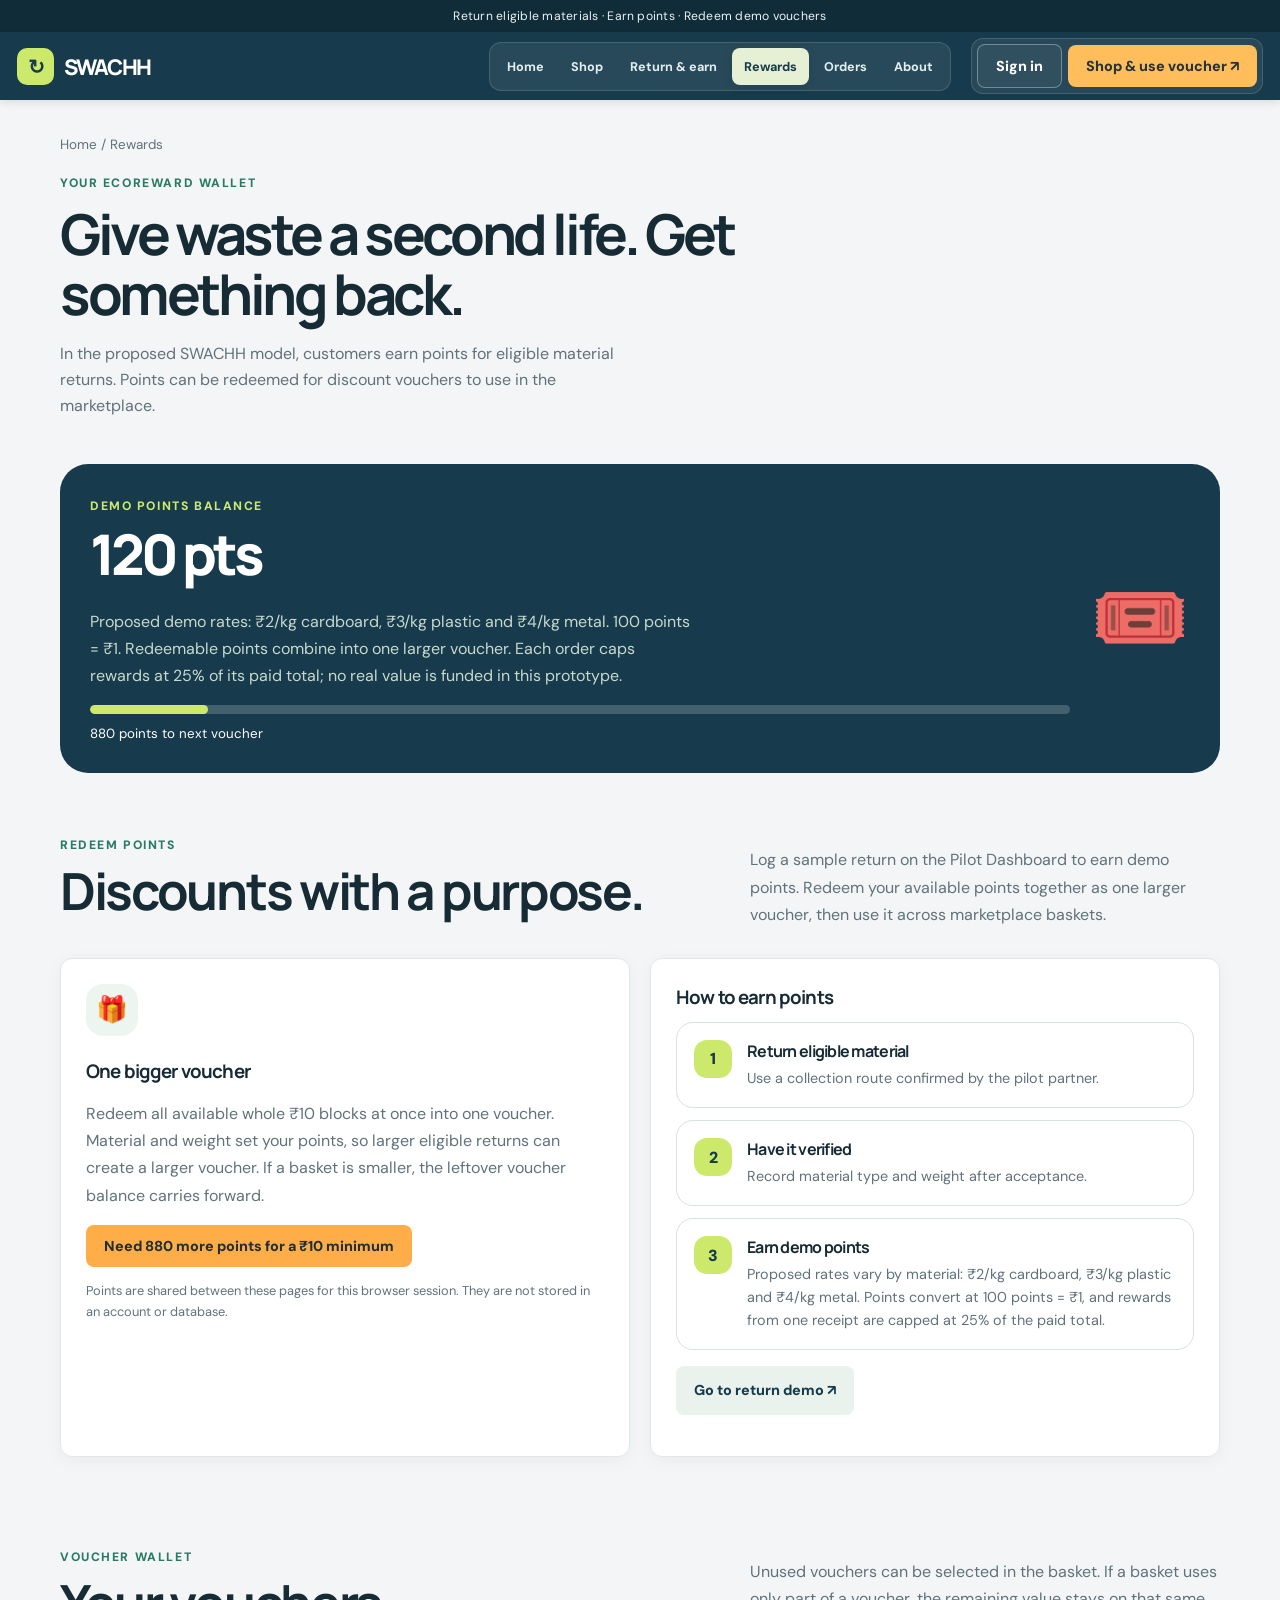
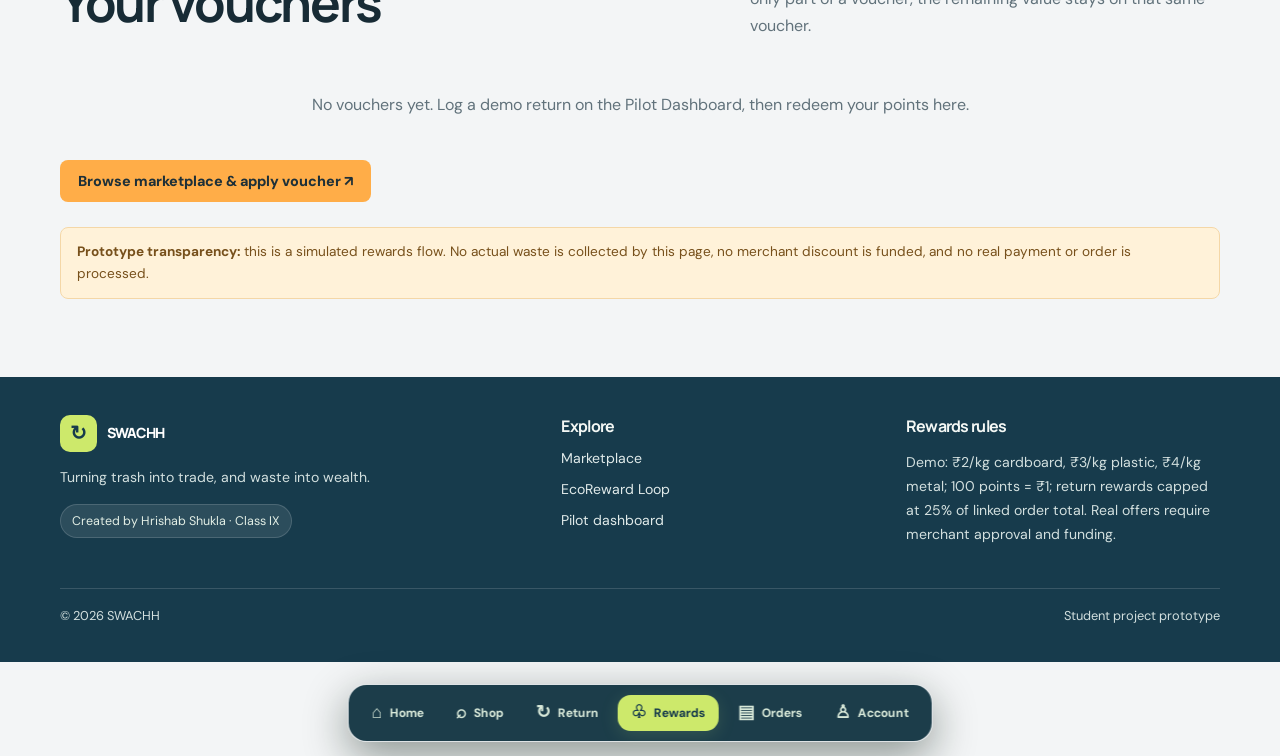
<file: rewards.html>
<!doctype html><html lang="en"><head><meta charset="utf-8"><meta name="viewport" content="width=device-width,initial-scale=1"><title>EcoRewards & Vouchers | SWACHH</title><link rel="stylesheet" href="styles.css"><script defer src="app.js"></script></head><body>
<div class="topline">Return eligible materials · Earn points · Redeem demo vouchers</div><header class="nav"><div class="wrap navin"><a class="brand" href="index.html"><span class="logo">↻</span> SWACHH</a><button class="menu-toggle" aria-label="Open navigation">☰</button><nav class="navlinks" aria-label="Main navigation"><a href="index.html" data-nav="home">Home</a><a href="marketplace.html" data-nav="shop">Shop</a><a href="pilot.html" data-nav="returns">Return &amp; earn</a><a href="rewards.html" data-nav="rewards">Rewards</a><a href="orders.html" data-nav="orders">Orders</a><a href="about.html" data-nav="about">About</a></nav><div class="navcta"><a class="btn btn-outline" href="signin.html">Sign in</a><a class="btn btn-primary" href="marketplace.html">Shop & use voucher ↗</a></div></div></header>
<main class="wrap"><section class="page-hero"><div class="breadcrumbs"><a href="index.html">Home</a> / Rewards</div><div class="eyebrow">Your EcoReward wallet</div><h1>Give waste a second life. Get something back.</h1><p class="lead">In the proposed SWACHH model, customers earn points for eligible material returns. Points can be redeemed for discount vouchers to use in the marketplace.</p></section>
<section style="padding-bottom:35px"><div class="reward-hero"><div><div class="eyebrow" style="color:var(--lime)">Demo points balance</div><div class="points-big"><span id="rewardPoints">120</span> pts</div><p>Proposed demo rates: ₹2/kg cardboard, ₹3/kg plastic and ₹4/kg metal. 100 points = ₹1. Redeemable points combine into one larger voucher. Each order caps rewards at 25% of its paid total; no real value is funded in this prototype.</p><div class="progress-track"><div id="pointsProgress" style="width:12%"></div></div><small id="pointsRemaining">880 points to next voucher</small></div><div style="font-size:5rem">🎟️</div></div></section>
<section class="section" style="padding-top:25px"><div class="section-head"><div><div class="eyebrow">Redeem points</div><h2>Discounts with a purpose.</h2></div><p>Log a sample return on the Pilot Dashboard to earn demo points. Redeem your available points together as one larger voucher, then use it across marketplace baskets.</p></div><div class="split"><div class="panel"><div class="card-icon">🎁</div><h3>One bigger voucher</h3><p>Redeem all available whole ₹10 blocks at once into one voucher. Material and weight set your points, so larger eligible returns can create a larger voucher. If a basket is smaller, the leftover voucher balance carries forward.</p><button class="btn btn-primary" id="redeemVoucher">Redeem points</button><p class="note" style="font-size:.8rem">Points are shared between these pages for this browser session. They are not stored in an account or database.</p></div><div class="panel"><h3>How to earn points</h3><div class="steps"><div class="step"><div class="stepno">1</div><div><h3>Return eligible material</h3><p>Use a collection route confirmed by the pilot partner.</p></div></div><div class="step"><div class="stepno">2</div><div><h3>Have it verified</h3><p>Record material type and weight after acceptance.</p></div></div><div class="step"><div class="stepno">3</div><div><h3>Earn demo points</h3><p>Proposed rates vary by material: ₹2/kg cardboard, ₹3/kg plastic and ₹4/kg metal. Points convert at 100 points = ₹1, and rewards from one receipt are capped at 25% of the paid total.</p></div></div></div><p style="margin-top:16px"><a class="btn btn-soft" href="pilot.html">Go to return demo ↗</a></p></div></div></section>
<section class="section" style="padding-top:10px"><div class="section-head"><div><div class="eyebrow">Voucher wallet</div><h2>Your vouchers</h2></div><p>Unused vouchers can be selected in the basket. If a basket uses only part of a voucher, the remaining value stays on that same voucher.</p></div><div class="voucher-list" id="voucherList"><div class="empty">No vouchers yet.</div></div><p style="margin-top:20px"><a class="btn btn-primary" href="marketplace.html">Browse marketplace & apply voucher ↗</a></p><div class="notice" style="margin-top:25px"><b>Prototype transparency:</b> this is a simulated rewards flow. No actual waste is collected by this page, no merchant discount is funded, and no real payment or order is processed.</div></section></main>
<footer class="footer"><div class="wrap"><div class="footer-grid"><div><a class="brand" href="index.html"><span class="logo">↻</span> SWACHH</a><p>Turning trash into trade, and waste into wealth.</p><span class="creator">Created by Hrishab Shukla · Class IX</span></div><div><h4>Explore</h4><div class="footer-links"><a href="marketplace.html">Marketplace</a><a href="ecoreward.html">EcoReward Loop</a><a href="pilot.html">Pilot dashboard</a></div></div><div><h4>Rewards rules</h4><p>Demo: ₹2/kg cardboard, ₹3/kg plastic, ₹4/kg metal; 100 points = ₹1; return rewards capped at 25% of linked order total. Real offers require merchant approval and funding.</p></div></div><div class="copyright"><span>© 2026 SWACHH</span><span>Student project prototype</span></div></div></footer><div class="toast" id="toast" role="status" aria-live="polite"></div><nav class="mobile-dock" aria-label="SWACHH main navigation"><a href="index.html" data-dock="home"><span class="dock-icon">⌂</span><small>Home</small></a><a href="marketplace.html" data-dock="explore"><span class="dock-icon">⌕</span><small>Shop</small></a><a href="pilot.html" data-dock="returns"><span class="dock-icon">↻</span><small>Return</small></a><a href="rewards.html" data-dock="rewards"><span class="dock-icon">♧</span><small>Rewards</small></a><a href="orders.html" data-dock="orders"><span class="dock-icon">▤</span><small>Orders</small></a><a href="account.html" data-dock="account"><span class="dock-icon">♙</span><small>Account</small></a></nav>
</body></html>
</file>
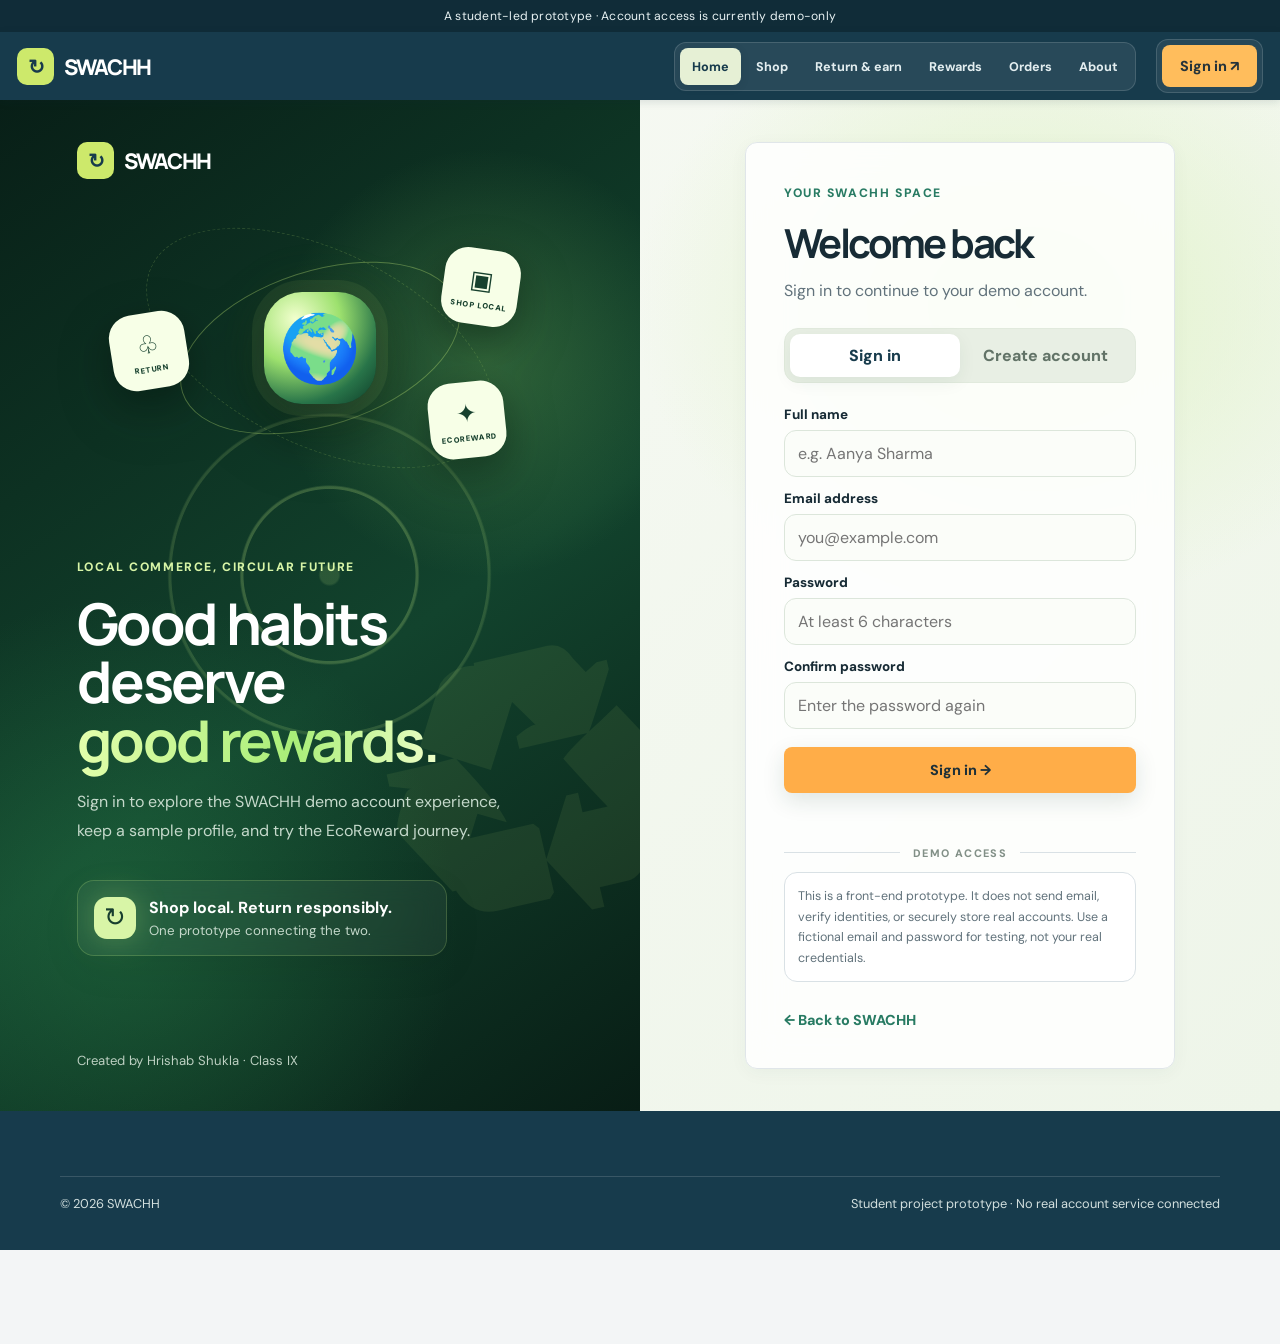
<file: signin.html>
<!doctype html><html lang="en"><head><meta charset="utf-8"><meta name="viewport" content="width=device-width,initial-scale=1"><title>Sign in | SWACHH</title><link rel="stylesheet" href="styles.css"><script defer src="app.js"></script></head><body><div class="topline">A student-led prototype · Account access is currently demo-only</div><header class="nav"><div class="wrap navin"><a class="brand" href="index.html"><span class="logo">↻</span> SWACHH</a><button class="menu-toggle" aria-label="Open navigation">☰</button><nav class="navlinks" aria-label="Main navigation"><a href="index.html" data-nav="home">Home</a><a href="marketplace.html" data-nav="shop">Shop</a><a href="pilot.html" data-nav="returns">Return &amp; earn</a><a href="rewards.html" data-nav="rewards">Rewards</a><a href="orders.html" data-nav="orders">Orders</a><a href="about.html" data-nav="about">About</a></nav><div class="navcta"><a class="btn btn-primary" href="signin.html">Sign in ↗</a></div></div></header><main class="auth-page"><section class="auth-visual"><a class="brand" href="index.html"><span class="logo">↻</span> SWACHH</a><div class="eco-art" aria-hidden="true"><div class="eco-orbit orbit-one"></div><div class="eco-orbit orbit-two"></div><div class="eco-globe">🌍</div><div class="eco-float float-leaf">♧<small>RETURN</small></div><div class="eco-float float-box">▣<small>SHOP LOCAL</small></div><div class="eco-float float-coin">✦<small>ECOREWARD</small></div></div><div class="auth-visual-copy"><span class="eyebrow" style="color:#d8f5a7">LOCAL COMMERCE, CIRCULAR FUTURE</span><h1>Good habits deserve <em>good rewards.</em></h1><p>Sign in to explore the SWACHH demo account experience, keep a sample profile, and try the EcoReward journey.</p><div class="auth-proof"><span>↻</span><div><b>Shop local. Return responsibly.</b><small>One prototype connecting the two.</small></div></div></div><div class="auth-visual-note">Created by Hrishab Shukla · Class IX</div></section><section class="auth-form-side"><div class="auth-card"><div class="auth-mobile-brand"><a class="brand" href="index.html"><span class="logo">↻</span> SWACHH</a></div><div class="eyebrow">YOUR SWACHH SPACE</div><h2 id="authTitle">Welcome back</h2><p class="auth-subtitle" id="authSubtitle">Sign in to continue to your demo account.</p><div class="auth-tabs" role="tablist"><button class="auth-tab active" id="signinTab" type="button">Sign in</button><button class="auth-tab" id="signupTab" type="button">Create account</button></div><form id="authForm" class="form"><div class="field" id="nameField" hidden><label for="fullName">Full name</label><input id="fullName" name="fullName" autocomplete="name" placeholder="e.g. Aanya Sharma"></div><div class="field"><label for="email">Email address</label><input id="email" name="email" type="email" autocomplete="email" placeholder="you@example.com" required></div><div class="field"><label for="password">Password</label><input id="password" name="password" type="password" autocomplete="current-password" minlength="6" placeholder="At least 6 characters" required></div><div class="field" id="confirmField" hidden><label for="confirmPassword">Confirm password</label><input id="confirmPassword" name="confirmPassword" type="password" autocomplete="new-password" minlength="6" placeholder="Enter the password again"></div><button class="btn btn-primary auth-submit" type="submit" id="authSubmit">Sign in →</button><p class="auth-message" id="authMessage" role="status" aria-live="polite"></p></form><div class="auth-divider"><span>DEMO ACCESS</span></div><p class="auth-disclaimer">This is a front-end prototype. It does not send email, verify identities, or securely store real accounts. Use a fictional email and password for testing, not your real credentials.</p><a class="auth-back" href="index.html">← Back to SWACHH</a></div></section></main><footer class="footer"><div class="wrap"><div class="copyright"><span>© 2026 SWACHH</span><span>Student project prototype · No real account service connected</span></div></div></footer></body></html>
</file>
<file: styles.css>
@import url('https://fonts.googleapis.com/css2?family=DM+Sans:wght@400;500;600;700&family=Manrope:wght@400;500;600;700;800&display=swap');
:root{--ink:#182c24;--forest:#174a36;--green:#287653;--lime:#d7f477;--mint:#eaf4e9;--paper:#f8faf6;--muted:#65766b;--line:#dce6dc;--white:#fff;--orange:#f0a35b;--shadow:0 18px 50px #173d2c12}
*{box-sizing:border-box}html{scroll-behavior:smooth}body{margin:0;background:var(--paper);color:var(--ink);font-family:"DM Sans",sans-serif}h1,h2,h3,h4,.brand,.stat strong{font-family:Manrope,sans-serif;letter-spacing:-.045em}a{color:inherit;text-decoration:none}button,input,select,textarea{font:inherit}button{cursor:pointer}.wrap{width:min(1160px,calc(100% - 40px));margin:auto}.topline{background:var(--forest);color:#e6f1e7;text-align:center;padding:9px 14px;font-size:.78rem;letter-spacing:.02em}.nav{position:sticky;top:0;z-index:20;background:#f8faf6ee;backdrop-filter:blur(14px);border-bottom:1px solid #dce6dc}.navin{height:76px;display:flex;align-items:center;gap:32px}.brand{display:flex;align-items:center;gap:10px;font-size:1.35rem;font-weight:800;letter-spacing:-.07em;color:var(--forest)}.logo{width:37px;height:37px;background:var(--lime);border-radius:13px;display:grid;place-items:center;font-size:1.25rem}.navlinks{display:flex;gap:24px;margin-left:auto}.navlinks a{font-size:.91rem;color:#53655a;font-weight:700}.navlinks a:hover,.navlinks a.active{color:var(--green)}.navcta{display:flex;gap:10px;align-items:center}.btn{border:0;display:inline-flex;align-items:center;justify-content:center;gap:9px;padding:12px 18px;border-radius:999px;font-weight:800;font-size:.9rem;transition:.18s}.btn:hover{transform:translateY(-2px)}.btn-primary{background:var(--forest);color:white}.btn-lime{background:var(--lime);color:var(--forest)}.btn-soft{background:var(--mint);color:var(--forest)}.btn-outline{border:1px solid var(--line);background:transparent;color:var(--forest)}.menu-toggle{display:none;border:1px solid var(--line);background:white;border-radius:12px;padding:10px}.hero{padding:76px 0 70px;display:grid;grid-template-columns:1.05fr .95fr;gap:55px;align-items:center}.eyebrow{display:inline-flex;align-items:center;gap:8px;color:var(--green);font-size:.76rem;font-weight:800;text-transform:uppercase;letter-spacing:.13em}.eyedot{width:8px;height:8px;background:#75a65d;border-radius:50%}h1{font-size:clamp(3.2rem,6vw,5.5rem);line-height:.99;margin:20px 0;max-width:680px}h1 em{font-style:normal;color:var(--green)}.lead{color:var(--muted);font-size:1.08rem;line-height:1.8;max-width:560px}.actions{display:flex;gap:12px;flex-wrap:wrap;margin:27px 0}.proofline{font-size:.84rem;color:var(--muted);display:flex;align-items:center;gap:10px}.proofline b{color:var(--forest)}.hero-art{height:470px;border-radius:32px;background:linear-gradient(145deg,#e5f3cf,#a8d0a8 57%,#4b8a67);position:relative;overflow:hidden;display:grid;place-items:center}.sun{position:absolute;right:-40px;top:-60px;width:280px;height:280px;background:#f7ffd78a;border-radius:50%}.land{position:absolute;bottom:-90px;width:130%;height:250px;background:#2b7552;border-radius:50% 50% 0 0;transform:rotate(-7deg)}.land.two{bottom:-135px;background:#164b36;transform:rotate(7deg)}.loop{position:relative;z-index:2;width:300px;height:300px;border-radius:50%;border:2px dashed #fff9;display:grid;place-items:center}.loop-center{width:155px;height:155px;border-radius:50%;background:#fff;display:grid;place-items:center;text-align:center;box-shadow:0 15px 45px #123c2d22}.loop-center span{font-size:2.6rem}.loop-center b{display:block;font-size:.9rem}.orbit{position:absolute;width:72px;height:72px;background:white;border-radius:22px;display:grid;place-items:center;font-size:2rem;box-shadow:var(--shadow)}.orbit.a{top:4px;left:105px}.orbit.b{right:-5px;top:115px}.orbit.c{bottom:12px;left:105px}.orbit.d{left:-5px;top:115px}.float{position:absolute;z-index:4;background:#fff;border-radius:16px;padding:13px 15px;box-shadow:var(--shadow);font-weight:800;font-size:.83rem}.float small{display:block;color:var(--muted);font-weight:500;margin-top:4px}.float.one{left:20px;top:34px}.float.two{right:18px;bottom:25px}.metrics{display:grid;grid-template-columns:repeat(3,1fr);gap:14px;padding-bottom:70px}.metric{border:1px solid var(--line);border-radius:18px;background:white;padding:20px 22px}.metric strong{font-family:Manrope;font-size:1.65rem;display:block;color:var(--forest)}.metric span{font-size:.84rem;color:var(--muted)}.band{background:#fff;border-block:1px solid var(--line)}.section{padding:78px 0}.section-head{display:flex;justify-content:space-between;align-items:end;gap:25px;margin-bottom:30px}.section-head h2{font-size:clamp(2.2rem,4vw,3.5rem);line-height:1.05;margin:10px 0}.section-head p{max-width:470px;line-height:1.7;color:var(--muted);margin:0}.cards{display:grid;grid-template-columns:repeat(3,1fr);gap:18px}.card{background:white;border:1px solid var(--line);border-radius:22px;padding:24px;transition:.2s}.card:hover{transform:translateY(-3px);box-shadow:var(--shadow)}.card-icon{width:52px;height:52px;border-radius:17px;background:var(--mint);display:grid;place-items:center;font-size:1.6rem;margin-bottom:22px}.card h3{margin:0 0 9px;font-size:1.18rem}.card p{margin:0;color:var(--muted);line-height:1.7;font-size:.93rem}.card .text-link{display:inline-flex;margin-top:18px;color:var(--green);font-weight:800;font-size:.9rem}.feature{display:grid;grid-template-columns:1fr 1fr;gap:40px;align-items:center}.feature-art{min-height:365px;border-radius:27px;background:#e8f2df;display:grid;place-items:center;position:relative;overflow:hidden}.feature-art .big{font-size:8rem;filter:drop-shadow(0 20px 15px #1a523022)}.feature-art .pill{position:absolute;background:white;padding:12px 15px;border-radius:14px;box-shadow:var(--shadow);font-weight:800}.feature-art .pill.p1{left:20px;top:24px}.feature-art .pill.p2{right:20px;bottom:24px}.feature-copy h2{font-size:clamp(2.1rem,4vw,3.2rem);line-height:1.08;margin:12px 0}.feature-copy p{color:var(--muted);line-height:1.8}.bullets{display:grid;gap:12px;margin:23px 0}.bullet{display:flex;gap:11px;align-items:start}.check{width:25px;height:25px;flex:0 0 25px;border-radius:50%;background:var(--lime);display:grid;place-items:center;font-size:.8rem;font-weight:900}.bullet span:last-child{color:#4c6153;line-height:1.5}.cta{background:var(--forest);color:white;border-radius:28px;padding:36px;display:flex;justify-content:space-between;align-items:center;gap:25px}.cta h2{font-size:2.3rem;line-height:1.1;margin:0 0 10px}.cta p{margin:0;color:#c7d9ce;line-height:1.6;max-width:570px}.page-hero{padding:65px 0 44px}.page-hero h1{font-size:clamp(2.8rem,5vw,4.6rem);max-width:800px}.breadcrumbs{font-size:.84rem;color:var(--muted);margin-bottom:18px}.toolbar{display:flex;gap:10px;flex-wrap:wrap;margin:24px 0}.chip{border:1px solid var(--line);background:white;padding:9px 14px;border-radius:999px;font-weight:700;color:var(--muted)}.chip.active{background:var(--forest);color:white;border-color:var(--forest)}.products{display:grid;grid-template-columns:repeat(4,1fr);gap:17px}.product{border:1px solid var(--line);border-radius:20px;overflow:hidden;background:white}.product-visual{height:160px;background:#edf4e8;display:grid;place-items:center;font-size:3.8rem;position:relative}.product:nth-child(4n+2) .product-visual{background:#f8ead6}.product:nth-child(4n+3) .product-visual{background:#e8eff4}.product:nth-child(4n+4) .product-visual{background:#f3e7ef}.product-tag{position:absolute;top:12px;left:12px;background:#fff;border-radius:999px;padding:5px 9px;font-size:.68rem;font-weight:800;color:var(--green)}.product-body{padding:15px}.product-body small{color:var(--muted)}.product-body h3{font-size:1rem;margin:7px 0}.product-foot{display:flex;align-items:center;justify-content:space-between;gap:8px;margin-top:15px}.price{font-weight:900;font-size:1.1rem}.add{border:0;border-radius:999px;padding:9px 12px;background:var(--mint);color:var(--forest);font-weight:800}.notice{background:#fff2d9;border:1px solid #f4d7a7;color:#77501b;padding:13px 16px;border-radius:14px;font-size:.85rem;line-height:1.6}.split{display:grid;grid-template-columns:1fr 1fr;gap:20px}.panel{background:white;border:1px solid var(--line);border-radius:22px;padding:25px}.panel h3{margin:0 0 12px}.panel p{color:var(--muted);line-height:1.7}.steps{display:grid;gap:12px}.step{display:flex;gap:15px;background:white;border:1px solid var(--line);border-radius:17px;padding:17px}.stepno{flex:0 0 38px;width:38px;height:38px;border-radius:13px;background:var(--lime);display:grid;place-items:center;font-weight:900;color:var(--forest)}.step h3{margin:0 0 5px;font-size:1rem}.step p{margin:0;color:var(--muted);line-height:1.6;font-size:.9rem}.form{display:grid;gap:13px}.field{display:grid;gap:7px}.field label{font-weight:800;font-size:.84rem}.field input,.field select,.field textarea{width:100%;padding:12px 13px;border:1px solid var(--line);border-radius:12px;background:#fbfcf9;color:var(--ink)}.field textarea{min-height:100px;resize:vertical}.dashboard{display:grid;grid-template-columns:repeat(3,1fr);gap:12px;margin:20px 0}.dash{padding:15px;background:var(--mint);border-radius:14px}.dash strong{display:block;font-family:Manrope;color:var(--green);font-size:1.45rem}.dash span{font-size:.78rem;color:var(--muted)}.activity{padding:13px 0;border-bottom:1px solid var(--line);display:flex;gap:10px;align-items:center}.activity small{display:block;color:var(--muted);margin-top:3px}.footer{background:#102f24;color:white;padding:38px 0}.footer-grid{display:grid;grid-template-columns:1.2fr .8fr .8fr;gap:30px}.footer .brand{color:white}.footer p,.footer a{color:#c7d9ce;line-height:1.7;font-size:.88rem}.footer h4{color:white;margin:0 0 10px}.footer-links{display:grid;gap:7px}.copyright{border-top:1px solid #ffffff25;margin-top:27px;padding-top:18px;display:flex;justify-content:space-between;gap:20px;color:#afc6b7;font-size:.8rem}.modalback{position:fixed;inset:0;background:#0c2119a8;z-index:60;display:none;align-items:center;justify-content:center;padding:18px}.modalback.open{display:flex}.modal{background:white;border-radius:24px;padding:25px;width:min(500px,100%);max-height:85vh;overflow:auto}.modalhead{display:flex;justify-content:space-between;align-items:center}.close{border:0;background:var(--mint);width:36px;height:36px;border-radius:50%;font-size:1.2rem}.cartline{display:flex;justify-content:space-between;gap:15px;padding:13px 0;border-bottom:1px solid var(--line)}.toast{position:fixed;z-index:80;bottom:20px;left:50%;transform:translate(-50%,20px);background:var(--forest);color:white;border-radius:999px;padding:12px 18px;opacity:0;pointer-events:none;transition:.25s;box-shadow:var(--shadow);font-weight:700;font-size:.88rem;max-width:90%;text-align:center}.toast.show{opacity:1;transform:translate(-50%,0)}.creator{display:inline-flex;gap:7px;align-items:center;background:#ffffff18;border:1px solid #ffffff25;padding:8px 11px;border-radius:999px;font-size:.78rem;color:#e2eee5}.empty{padding:25px;text-align:center;color:var(--muted)}
@media(max-width:900px){.navin{gap:15px}.navlinks{gap:14px}.navlinks a{font-size:.83rem}.hero{grid-template-columns:1fr 1fr;gap:25px}.hero-art{height:400px}.products{grid-template-columns:repeat(2,1fr)}.footer-grid{grid-template-columns:1fr 1fr}.footer-grid>div:first-child{grid-column:span 2}}
@media(max-width:680px){.wrap{width:min(100% - 30px,1160px)}.navin{height:66px}.menu-toggle{display:block;margin-left:auto}.navcta{display:none}.navlinks{display:none;position:absolute;top:66px;left:0;right:0;padding:15px 20px 20px;background:var(--paper);border-bottom:1px solid var(--line);flex-direction:column;gap:16px}.navlinks.open{display:flex}.hero{grid-template-columns:1fr;padding:45px 0 45px}.hero-art{height:360px}.hero h1{font-size:3.25rem}.metrics{grid-template-columns:1fr;gap:10px;padding-bottom:45px}.section{padding:52px 0}.section-head{display:block}.section-head p{margin-top:14px}.cards{grid-template-columns:1fr}.feature,.split{grid-template-columns:1fr}.feature-art{min-height:280px}.cta{display:block;padding:27px}.cta .btn{margin-top:20px}.products{gap:10px}.product-visual{height:125px;font-size:3rem}.product-body{padding:11px}.product-foot{align-items:start;flex-direction:column}.add{width:100%}.footer-grid{grid-template-columns:1fr}.footer-grid>div:first-child{grid-column:auto}.copyright{flex-direction:column}.page-hero{padding:45px 0 25px}.dashboard{grid-template-columns:1fr}.loop{transform:scale(.84)}.float.one{left:10px;top:15px}.float.two{right:10px;bottom:15px}}

.voucher-apply{background:#f3f7ef;border:1px solid var(--line);padding:14px;border-radius:14px;margin:16px 0}.voucher-apply label{display:block;font-size:.84rem;font-weight:800;margin-bottom:8px}.voucher-controls{display:flex;gap:8px}.voucher-controls select{flex:1;min-width:0;padding:10px;border:1px solid var(--line);border-radius:10px;background:white}.voucher-apply small{display:block;color:var(--muted);font-size:.76rem;margin-top:8px}.totals>div{display:flex;justify-content:space-between;padding:8px 0;color:var(--muted)}.totals .grand{border-top:1px solid var(--line);margin-top:5px;padding-top:14px;color:var(--ink);font-size:1.08rem;font-weight:900}.reward-hero{background:var(--forest);color:white;border-radius:28px;padding:30px;display:grid;grid-template-columns:1fr auto;align-items:center;gap:20px}.reward-hero p{color:#c7d9ce;line-height:1.7;max-width:600px}.points-big{font-family:Manrope;font-size:3.5rem;font-weight:900;letter-spacing:-.07em}.progress-track{height:9px;border-radius:99px;background:#ffffff30;overflow:hidden;margin:15px 0 8px}.progress-track>div{height:100%;background:var(--lime);border-radius:99px;transition:width .2s}.voucher-list{display:grid;gap:12px}.voucher{display:flex;align-items:center;gap:14px;padding:17px;background:white;border:1px solid var(--line);border-radius:17px}.voucher-symbol{width:48px;height:48px;background:var(--mint);color:var(--green);display:grid;place-items:center;border-radius:15px;font-size:1.5rem;font-weight:900}.voucher-info{flex:1}.voucher-info small{display:block;color:var(--muted);margin-top:5px}.voucher-state{font-size:.7rem;letter-spacing:.08em;font-weight:900;color:var(--green);background:var(--mint);padding:6px 9px;border-radius:999px}.voucher.used{opacity:.62}.voucher.used .voucher-state{background:#eee;color:#666}
@media(max-width:680px){.reward-hero{grid-template-columns:1fr}.points-big{font-size:2.7rem}.voucher{align-items:flex-start;flex-wrap:wrap}.voucher-state{margin-left:62px}}

/* Checkout and receipt lab */
.checkout-layout{display:grid;grid-template-columns:1fr 1fr;gap:22px;padding-bottom:34px;align-items:start}.checkout-panel{position:sticky;top:18px}.checkout-step{display:flex;gap:13px;align-items:flex-start;margin-bottom:18px}.checkout-step>span{width:38px;height:38px;flex:0 0 38px;display:grid;place-items:center;border-radius:13px;background:var(--lime);color:var(--forest);font-weight:900}.checkout-step h2{margin:2px 0 5px;font-size:1.35rem}.checkout-step p{margin:0;color:var(--muted);line-height:1.55;font-size:.9rem}.wide-select{width:100%;padding:12px;border:1px solid var(--line);border-radius:11px;background:#fff;color:var(--ink)}.voucher-count{display:inline-grid;place-items:center;min-width:22px;height:22px;padding:0 5px;border-radius:99px;background:var(--lime);margin-left:5px}.checkout-totals{margin-top:12px}.fineprint{font-size:.79rem;color:var(--muted);line-height:1.6;margin-top:14px}.scan-status{font-size:.86rem;line-height:1.6;color:var(--muted);margin:14px 0}.scan-badge{display:inline-block;border-radius:999px;padding:8px 12px;background:var(--mint);color:var(--forest);font-weight:900;font-size:.82rem;margin-top:12px}.ocr-text{white-space:pre-wrap;overflow-wrap:anywhere;background:#f5f7f3;padding:13px;border-radius:12px;max-height:260px;overflow:auto;font-size:.8rem}.receipt-maker{padding-top:45px}.receipt-maker-grid{display:grid;grid-template-columns:1fr 1fr;gap:15px}.receipt-maker-grid .btn{align-self:end;min-height:46px}.checkout-layout .panel>.notice{font-size:.83rem}@media(max-width:850px){.checkout-layout{grid-template-columns:1fr}.checkout-panel{position:static}.receipt-maker-grid{grid-template-columns:1fr 1fr}}@media(max-width:520px){.receipt-maker-grid{grid-template-columns:1fr}.checkout-layout{gap:15px}.checkout-layout .panel{padding:18px}}

/* Sign-in page */
.auth-page{min-height:calc(100vh - 110px);display:grid;grid-template-columns:1fr 1fr;background:#f7f9f4}.auth-visual{padding:42px clamp(25px,6vw,90px);background:radial-gradient(circle at 85% 15%,#77a86a 0,transparent 28%),linear-gradient(145deg,#173e2e,#0d2b20 75%);color:white;display:flex;flex-direction:column;justify-content:space-between;min-height:650px;position:relative;overflow:hidden}.auth-visual:after{content:"↻";position:absolute;right:-80px;bottom:-155px;font-size:34rem;line-height:1;color:#ffffff09;font-weight:900;pointer-events:none}.auth-visual .brand{color:white;position:relative;z-index:1}.auth-visual-copy{max-width:520px;position:relative;z-index:1;padding:45px 0}.auth-visual-copy h1{font-size:clamp(2.7rem,4.5vw,4.6rem);line-height:1.02;margin:18px 0}.auth-visual-copy h1 em{color:#d8f5a7}.auth-visual-copy p{color:#c5d9cb;line-height:1.8;max-width:460px}.auth-proof{display:flex;align-items:center;gap:13px;margin-top:34px;padding:16px;background:#ffffff12;border:1px solid #ffffff24;border-radius:17px;max-width:370px}.auth-proof>span{width:42px;height:42px;border-radius:13px;background:#d8f5a7;color:#173e2e;display:grid;place-items:center;font-size:1.6rem}.auth-proof b,.auth-proof small{display:block}.auth-proof small{color:#c5d9cb;margin-top:4px}.auth-visual-note{position:relative;z-index:1;color:#bdd0c2;font-size:.82rem}.auth-form-side{display:grid;place-items:center;padding:42px 24px}.auth-card{width:min(430px,100%)}.auth-card h2{font-size:2.5rem;letter-spacing:-.06em;margin:13px 0 8px}.auth-subtitle{color:var(--muted);line-height:1.6;margin:0 0 24px}.auth-tabs{display:grid;grid-template-columns:1fr 1fr;background:#eaf0e6;padding:5px;border-radius:14px;margin-bottom:23px}.auth-tab{border:0;background:transparent;border-radius:10px;padding:11px;font-weight:800;color:#627367}.auth-tab.active{background:white;color:var(--forest);box-shadow:0 3px 12px #173e2e0c}.auth-submit{width:100%;margin-top:5px;padding:14px}.auth-message{min-height:18px;margin:0;color:var(--green);font-size:.88rem;line-height:1.5}.auth-message.error{color:#b13b32}.auth-divider{display:flex;align-items:center;gap:13px;color:#829087;font-size:.68rem;letter-spacing:.13em;font-weight:800;margin:22px 0 12px}.auth-divider:before,.auth-divider:after{content:"";height:1px;background:var(--line);flex:1}.auth-disclaimer{font-size:.78rem;color:var(--muted);line-height:1.65;background:#fff;border:1px solid var(--line);border-radius:13px;padding:13px}.auth-back{display:inline-block;margin-top:16px;font-weight:800;color:var(--green);font-size:.9rem}.auth-mobile-brand{display:none;margin-bottom:30px}@media(max-width:800px){.auth-page{grid-template-columns:1fr}.auth-visual{display:none}.auth-form-side{padding:35px 20px 55px}.auth-mobile-brand{display:block}.auth-card h2{font-size:2.2rem}}

/* V6: smoother page transitions and account experience */
body{opacity:0;transform:translateY(5px);transition:opacity .24s ease,transform .24s ease}body.page-ready{opacity:1;transform:translateY(0)}body.page-leaving{opacity:0;transform:translateY(-4px)}@media(prefers-reduced-motion:reduce){*,*::before,*::after{scroll-behavior:auto!important;animation-duration:.01ms!important;transition-duration:.01ms!important}}.navlinks a,.btn,.chip,.add,.product,.panel,.voucher,.account-tile{transition:transform .18s ease,box-shadow .18s ease,background-color .18s ease,border-color .18s ease}.product:hover,.account-tile:hover{transform:translateY(-3px);box-shadow:0 16px 38px #18372a12}.btn:active,.add:active{transform:scale(.98)}.account-page{padding-top:30px}.account-page h1{font-size:clamp(2.5rem,5vw,4rem);letter-spacing:-.065em;margin:12px 0}.green-dot{color:#78a95b}.account-grid{display:grid;grid-template-columns:280px 1fr;gap:22px;margin:32px 0}.account-profile{padding:28px;display:flex;flex-direction:column;align-items:flex-start;gap:10px}.avatar{width:64px;height:64px;border-radius:20px;background:#d8f5a7;color:#153d2e;display:grid;place-items:center;font-size:1.7rem;font-weight:900}.account-profile h2{margin:10px 0 0}.muted{color:var(--muted)}.status-pill{font-size:.68rem;letter-spacing:.1em;font-weight:900;background:#eaf5e2;color:#2d6b3f;border-radius:99px;padding:7px 10px;margin:5px 0 12px}.account-shortcuts{display:grid;grid-template-columns:repeat(2,minmax(0,1fr));gap:14px}.account-tile{position:relative;display:flex;flex-direction:column;align-items:flex-start;gap:9px;text-decoration:none;background:white;border:1px solid var(--line);border-radius:18px;padding:24px;color:var(--ink);min-height:155px}.account-tile>span{font-size:1.6rem}.account-tile small{color:var(--muted)}.account-tile i{position:absolute;right:20px;top:20px;font-style:normal;color:var(--green)}.account-link{max-width:180px;overflow:hidden;text-overflow:ellipsis;white-space:nowrap}@media(max-width:720px){.account-grid{grid-template-columns:1fr}.account-shortcuts{grid-template-columns:1fr 1fr}.account-tile{padding:17px;min-height:145px}}@media(max-width:420px){.account-shortcuts{grid-template-columns:1fr}}


/* SWACHH visual refresh v8: cinematic graphics, page transitions, shopping dock */
:root{--ink:#15271e;--forest:#103b2a;--green:#2d8a4f;--lime:#d8ff83;--mint:#e8f6e9;--paper:#f7f9f2;--muted:#69796d;--line:#dce7db;--white:#fff;--shadow:0 22px 60px #0c2b1b18}
html{scroll-behavior:smooth}
body{animation:swPageIn .48s cubic-bezier(.2,.7,.2,1) both}
@keyframes swPageIn{from{opacity:0;transform:translateY(9px);filter:blur(2px)}to{opacity:1;transform:none;filter:blur(0)}}
body.sw-leaving{opacity:0;transform:translateY(-5px);transition:opacity .18s ease,transform .18s ease}
a,button,.btn,.product-card,.card,.auth-card,.stat{transition:transform .22s ease,box-shadow .22s ease,background-color .22s ease,border-color .22s ease}
.btn:hover,button:hover{filter:brightness(1.025)}
.btn:active,button:active{transform:scale(.975)}
a:focus-visible,button:focus-visible,input:focus-visible,select:focus-visible{outline:3px solid #8bcf62;outline-offset:3px}
.auth-page{background:radial-gradient(ellipse at 80% 20%,#e1f3c9 0,transparent 27%),linear-gradient(135deg,#f8faf5,#eef5e9);min-height:calc(100vh - 110px);position:relative;overflow:hidden}
.auth-visual{isolation:isolate;background:radial-gradient(circle at 73% 29%,#3e8b55 0,transparent 22%),radial-gradient(circle at 20% 78%,#245f3b 0,transparent 30%),linear-gradient(150deg,#0a251b,#123d2b 56%,#081d15);overflow:hidden}
.auth-visual:before{content:"";position:absolute;inset:12% 5% 18% 8%;z-index:-1;border-radius:48% 52% 55% 45%;background:radial-gradient(circle at 50% 50%,#d9ff8c22 0 2%,transparent 2.5% 19%,#d9ff8c35 19.2% 19.6%,transparent 20% 35%,#d9ff8c24 35.2% 35.6%,transparent 36%);animation:orbitPulse 7s ease-in-out infinite}
.auth-visual:after{content:"♻";position:absolute;right:-7%;bottom:13%;font-size:clamp(12rem,28vw,25rem);line-height:1;color:#d8ff8312;transform:rotate(-13deg);z-index:-1;animation:floatGraphic 8s ease-in-out infinite}
.auth-visual-copy{animation:copyRise .75s .08s both}
.auth-visual-copy h1{max-width:560px;text-wrap:balance}
.auth-visual-copy h1 em{font-style:normal;background:linear-gradient(100deg,#e5ffae,#a9ee78 60%,#efffc9);-webkit-background-clip:text;background-clip:text;color:transparent}
.auth-proof{backdrop-filter:blur(12px);background:#ffffff0d;border:1px solid #d8ff8330;box-shadow:0 12px 40px #00000010}
.auth-proof>span{box-shadow:0 0 32px #d8ff8340;animation:softGlow 3.5s ease-in-out infinite}
.auth-form-side{position:relative}
.auth-card{background:#ffffffd9;border:1px solid #ffffff;padding:clamp(24px,3.2vw,38px);border-radius:28px;box-shadow:0 24px 80px #173d2c12;backdrop-filter:blur(18px);animation:copyRise .65s .12s both}
.auth-card h2{letter-spacing:-.065em}
.auth-tabs{background:#e8efe4;border:1px solid #e1eadd}
.auth-tab.active{box-shadow:0 5px 18px #153d2e10}
.auth-submit{box-shadow:0 8px 22px #173d2c20}
.auth-submit:hover{box-shadow:0 12px 28px #173d2c2a;transform:translateY(-2px)}
input,select,textarea{border-radius:12px!important}
.field input{background:#fbfdf9!important;border:1px solid #dce6db!important;min-height:46px}
.field input:focus{border-color:#68a75f!important;box-shadow:0 0 0 4px #a9df7730}
.mobile-dock{display:none}
@keyframes floatGraphic{0%,100%{translate:0 0;rotate:-13deg}50%{translate:0 -18px;rotate:-7deg}}
@keyframes orbitPulse{0%,100%{transform:scale(.96) rotate(-3deg);opacity:.65}50%{transform:scale(1.04) rotate(3deg);opacity:1}}
@keyframes softGlow{0%,100%{box-shadow:0 0 18px #d8ff8325}50%{box-shadow:0 0 34px #d8ff8360}}
@keyframes copyRise{from{opacity:0;transform:translateY(16px)}to{opacity:1;transform:translateY(0)}}
.product-card:hover,.card:hover{transform:translateY(-4px);box-shadow:0 18px 38px #173d2c12}
@media(max-width:760px){
 body{padding-bottom:78px}
 .topline{font-size:.69rem}
 .navin{height:64px}
 .mobile-dock{display:grid;grid-template-columns:repeat(5,1fr);position:fixed;left:10px;right:10px;bottom:9px;z-index:100;min-height:65px;padding:7px 5px calc(7px + env(safe-area-inset-bottom));border:1px solid #ffffffd9;border-radius:21px;background:#0d2e22f5;color:#eaf4e7;box-shadow:0 12px 40px #061a1190;backdrop-filter:blur(18px)}
 .mobile-dock a{display:flex;flex-direction:column;align-items:center;justify-content:center;gap:2px;position:relative;border-radius:14px;color:#d7e8d8;min-width:0}
 .mobile-dock a.active{background:#d8ff83;color:#153b2b;box-shadow:0 4px 16px #d8ff8325}
 .dock-icon{font-size:1.35rem;line-height:1.2;font-weight:800}
 .mobile-dock small{font-size:.65rem;font-weight:700}
 .dock-count{position:absolute;top:1px;left:calc(50% + 7px);font-style:normal;font-size:.58rem;background:#f18d54;color:#1b2b20;border-radius:99px;min-width:15px;height:15px;text-align:center;line-height:15px}
 .auth-page{min-height:calc(100vh - 40px)}
 .auth-visual{min-height:245px;padding:22px 24px 30px}
 .auth-visual-copy{padding:22px 0 5px}
 .auth-visual-copy h1{font-size:2.15rem;max-width:400px}
 .auth-visual-copy p{font-size:.9rem;line-height:1.55;max-width:420px}
 .auth-visual-note{display:none}
 .auth-proof{margin-top:14px;padding:10px;max-width:330px}
 .auth-proof>span{width:34px;height:34px}
 .auth-visual:before{inset:2% -8% 3% 20%}
 .auth-visual:after{font-size:11rem;right:-4%;bottom:-2%}
 .auth-form-side{padding:20px 15px 32px}
 .auth-card{padding:23px 19px;border-radius:23px;width:min(480px,100%)}
 .auth-card h2{font-size:2rem}
 .auth-mobile-brand{display:none}
}
@media(prefers-reduced-motion:reduce){*,*:before,*:after{animation-duration:.01ms!important;animation-iteration-count:1!important;scroll-behavior:auto!important;transition-duration:.01ms!important}}


.eco-art{height:220px;max-width:520px;position:relative;margin:8px auto 0;width:100%;isolation:isolate}
.eco-orbit{position:absolute;left:50%;top:50%;border:1px solid #d8ff8350;border-radius:50%;transform:translate(-50%,-50%) rotate(-18deg)}
.orbit-one{width:290px;height:155px}.orbit-two{width:375px;height:195px;transform:translate(-50%,-50%) rotate(26deg);border-style:dashed;border-color:#d8ff8328}
.eco-globe{position:absolute;left:50%;top:50%;transform:translate(-50%,-50%);width:112px;height:112px;border-radius:38px;display:grid;place-items:center;font-size:4.1rem;background:radial-gradient(circle at 30% 20%,#dfffaa,#81bf62 46%,#245b3b 100%);box-shadow:0 0 0 12px #d8ff8310,0 18px 55px #0005;animation:globeFloat 5s ease-in-out infinite}
.eco-float{position:absolute;display:flex;flex-direction:column;align-items:center;justify-content:center;gap:3px;width:76px;height:76px;border-radius:23px;background:#f7ffe7;color:#17412e;box-shadow:0 12px 30px #0003;animation:floatGraphic 6s ease-in-out infinite;font-size:1.55rem}
.eco-float small{font-size:.48rem;letter-spacing:.08em;font-weight:900}
.float-leaf{left:7%;top:34%;transform:rotate(-9deg)}.float-box{right:9%;top:5%;animation-delay:-2s;transform:rotate(8deg)}.float-coin{right:12%;bottom:0;animation-delay:-4s;transform:rotate(-6deg)}
@keyframes globeFloat{0%,100%{translate:0 0;rotate:-3deg}50%{translate:0 -9px;rotate:3deg}}
@media(max-width:760px){.eco-art{height:130px;max-width:330px;margin:0 auto}.eco-globe{width:72px;height:72px;border-radius:25px;font-size:2.7rem}.orbit-one{width:190px;height:90px}.orbit-two{width:245px;height:115px}.eco-float{width:52px;height:52px;border-radius:16px;font-size:1.15rem}.eco-float small{font-size:.38rem}.float-leaf{left:4%;top:26%}.float-box{right:8%;top:0}.float-coin{right:13%;bottom:-1%}}


/* V9: slim always-visible app dock and cinematic page transitions */
.mobile-dock{display:flex;align-items:center;justify-content:center;gap:6px;position:fixed;left:50%;bottom:14px;transform:translateX(-50%);z-index:100;width:max-content;max-width:calc(100vw - 28px);min-height:58px;padding:7px 10px;border:1px solid #ffffffd9;border-radius:19px;background:rgba(12,43,30,.94);color:#eaf4e7;box-shadow:0 14px 44px #061a1170;backdrop-filter:blur(20px)}
.mobile-dock a{display:flex;align-items:center;justify-content:center;gap:7px;position:relative;padding:9px 13px;border-radius:13px;color:#d7e8d8;white-space:nowrap;transition:background .24s ease,color .24s ease,transform .24s ease}
.mobile-dock a.active{background:#d8ff83;color:#153b2b;box-shadow:0 4px 18px #d8ff8320}
.mobile-dock a:hover{transform:translateY(-3px);background:#ffffff16;color:#fff}
.mobile-dock a.active:hover{background:#e5ffb1;color:#153b2b}
.dock-icon{font-size:1.1rem;line-height:1;font-weight:800}.mobile-dock small{font-size:.76rem;font-weight:750}.dock-count{position:absolute;top:1px;left:25px;font-style:normal;font-size:.57rem;background:#f18d54;color:#1b2b20;border-radius:99px;min-width:15px;height:15px;text-align:center;line-height:15px}
body{padding-bottom:94px}
.sw-transition-cover{position:fixed;inset:0;z-index:9999;pointer-events:none;display:grid;place-items:center;background:radial-gradient(circle at 50% 50%,#3d8b4d,#0b2a1e 70%);opacity:0;clip-path:circle(0% at 50% 50%);transition:clip-path .42s cubic-bezier(.7,0,.2,1),opacity .2s ease}
.sw-transition-cover.on{opacity:1;clip-path:circle(150% at 50% 50%)}
.sw-transition-cover .transition-mark{font-size:clamp(3rem,9vw,7rem);color:#d8ff83;filter:drop-shadow(0 0 28px #d8ff8366);animation:transitionSpin .7s ease-in-out}
.sw-transition-cover .transition-label{display:block;color:#f3ffe8;font-weight:800;letter-spacing:.18em;font-size:.8rem;text-align:center;margin-top:8px}
@keyframes transitionSpin{from{transform:rotate(-90deg) scale(.45);opacity:0}to{transform:rotate(0) scale(1);opacity:1}}
/* Animated image-like product tiles and floating decorative artwork */
.product-card,.product,.product-tile{overflow:hidden}
.product-card img,.product img,.product-tile img{transition:transform .55s cubic-bezier(.2,.7,.2,1),filter .4s ease}
.product-card:hover img,.product:hover img,.product-tile:hover img{transform:scale(1.055);filter:saturate(1.08)}
.hero,.hero-panel,.auth-visual{isolation:isolate}
.auth-visual{background-image:radial-gradient(circle at 76% 26%,#71b85c55,transparent 24%),radial-gradient(circle at 20% 82%,#2c8b4d60,transparent 34%),linear-gradient(145deg,#081f17,#12432d 56%,#081d15)}
.auth-visual:before{animation:orbitPulse 9s ease-in-out infinite,artDrift 18s linear infinite}
.auth-visual:after{animation:floatGraphic 8s ease-in-out infinite,artDrift 28s linear infinite}
.eco-art{filter:drop-shadow(0 18px 26px #061c1233)}
.eco-globe{background:radial-gradient(circle at 28% 24%,#f2ffce,#9de16e 38%,#287449 72%,#0d3b28);box-shadow:0 0 0 12px #d8ff8310,0 18px 55px #0005,0 0 55px #9eea6a20}
@keyframes artDrift{0%{background-position:0 0,0 0,0 0}50%{background-position:35px -20px,-25px 30px,0 0}100%{background-position:0 0,0 0,0 0}}
@media(max-width:760px){
 body{padding-bottom:88px}
 .mobile-dock{left:8px;right:8px;bottom:8px;transform:none;width:auto;max-width:none;min-height:60px;justify-content:space-around;gap:1px;padding:6px 4px calc(6px + env(safe-area-inset-bottom));border-radius:18px}
 .mobile-dock a{flex:1;flex-direction:column;gap:3px;padding:7px 2px;min-width:0}
 .dock-icon{font-size:1.12rem}
 .mobile-dock small{font-size:.59rem}
 .dock-count{left:calc(50% + 4px);top:0}
}
@media(prefers-reduced-motion:reduce){.sw-transition-cover,.mobile-dock a,.product-card img{transition:none!important}}

/* SWACHH marketplace refresh: familiar, fast retail browsing with its own identity */
:root{--ink:#172b35;--forest:#173b4c;--green:#287b63;--lime:#cde96b;--mint:#edf5f1;--paper:#f4f6f7;--muted:#61727b;--line:#d9e1e5;--orange:#ffad48;--shadow:0 8px 26px #173b4c12}
body{background:#f3f5f6;color:#172b35;font-family:"DM Sans",Arial,sans-serif}
.topline{background:#102c38;color:#e8f2f3;padding:8px 14px;font-size:.76rem}
.nav{background:#173b4c;color:#fff;border-bottom:0;box-shadow:0 2px 8px #102c3820}
.navin{height:68px}.brand{color:#fff}.logo{background:#cde96b;color:#173b4c;border-radius:10px}.navlinks a{color:#e3edef}.navlinks a:hover,.navlinks a.active{color:#d8f18e}.navcta .btn-outline{color:white;border-color:#ffffff55}.navcta .btn-soft{background:#e6f1dd}.navcta .btn-primary{background:#ffad48;color:#25333a}.btn{border-radius:8px}.btn-primary{background:#ffad48;color:#1e3038}.btn-soft{background:#e9f2ec;color:#173b4c}.btn-outline{border-radius:8px;border-color:#cbd6db;background:white;color:#173b4c}
.market-wrap{width:100%;max-width:none;margin:0}.market-hero{background:#dce9e4;padding:20px max(24px,calc((100vw - 1220px)/2)) 24px}.market-hero .breadcrumbs{font-size:.78rem;color:#60756f;margin:0 0 18px}.market-intro{max-width:1220px;margin:auto;display:grid;grid-template-columns:1.15fr .85fr;align-items:center;gap:36px;min-height:218px}.market-intro h1{font-size:clamp(2.4rem,4.5vw,4rem);line-height:1.03;margin:12px 0 10px;letter-spacing:-.06em}.market-intro h1 em{color:#25775b;font-style:normal}.market-intro p{color:#536761;margin:0;max-width:550px;line-height:1.65}.market-promo{min-height:178px;padding:24px 30px;border-radius:14px;background:linear-gradient(120deg,#173b4c,#1c594b);color:white;display:flex;flex-direction:column;align-items:flex-start;justify-content:center;position:relative;overflow:hidden;box-shadow:0 12px 26px #173b4c24}.market-promo:after{content:"♻";position:absolute;right:15px;bottom:-34px;font-size:10rem;color:#d6f18720;line-height:1}.market-promo>*{position:relative;z-index:1}.market-promo span{font-size:.68rem;letter-spacing:.14em;font-weight:900;color:#d9ed9a}.market-promo strong{font:800 1.65rem/1.1 Manrope,sans-serif;margin:9px 0}.market-promo small{color:#d9e7df}.market-promo a{margin-top:12px;color:#f3d887;font-size:.83rem;font-weight:800}.market-search{display:flex;max-width:1220px;margin:22px auto 0;height:50px;border-radius:9px;background:white;border:1px solid #b9c8c8;overflow:hidden;box-shadow:0 2px 5px #173b4c10}.market-search:focus-within{outline:3px solid #95bf7860}.market-search input{flex:1;min-width:0;border:0!important;border-radius:0!important;outline:0!important;padding:0 17px;background:white!important;font-size:.96rem}.market-search button{width:58px;border:0;background:#cde96b;color:#173b4c;font-size:1.9rem;line-height:1}.market-meta{max-width:1220px;margin:9px auto 0;display:flex;justify-content:space-between;color:#60756f;font-size:.73rem}.catalog-section{max-width:1220px;margin:0 auto;padding:30px 0 74px}.catalog-title{display:flex;align-items:flex-end;justify-content:space-between;gap:16px;margin-bottom:20px}.catalog-title h2{font-size:1.75rem;margin:6px 0 3px;letter-spacing:-.05em}.catalog-title p{margin:0;color:var(--muted);font-size:.9rem}.catalog-tools{display:flex;align-items:center;justify-content:space-between;gap:14px;border-bottom:1px solid #dce3e6;padding-bottom:14px}.catalog-tools .toolbar{display:flex;flex-wrap:wrap;gap:8px}.chip{border-radius:7px;background:white;border:1px solid #d3dde1;color:#344c57;padding:9px 14px;font-size:.82rem;font-weight:700}.chip.active{background:#173b4c;color:white;border-color:#173b4c}.sort-control{display:flex;align-items:center;gap:8px;color:#62737b;font-size:.79rem;white-space:nowrap}.sort-control select{padding:9px 30px 9px 10px;border:1px solid #d3dde1;border-radius:7px!important;background:white;color:#263e48}.results-count{font-size:.78rem;color:#687a82;margin:14px 0 10px}.products{display:grid;grid-template-columns:repeat(4,minmax(0,1fr));gap:16px}.product{background:white;border:1px solid #dfe5e8;border-radius:10px;overflow:hidden;box-shadow:0 2px 8px #173b4c08;display:flex;flex-direction:column;min-width:0}.product:hover{border-color:#bccbce;box-shadow:0 10px 28px #173b4c15;transform:translateY(-3px)}.product-visual{height:190px;display:grid;place-items:center;position:relative;background:linear-gradient(145deg,#edf4f1,#dce9e3);font-size:5rem;overflow:hidden}.product-visual:after{content:"";position:absolute;width:160px;height:160px;border:1px solid #4d8a6d1c;border-radius:50%;box-shadow:0 0 0 22px #4d8a6d0a,0 0 0 44px #4d8a6d08}.product-emoji{z-index:1;filter:drop-shadow(0 9px 7px #183a2c20);transition:transform .3s}.product:hover .product-emoji{transform:scale(1.08) rotate(-3deg)}.product-tag{position:absolute;z-index:2;left:12px;top:12px;background:#fff;border:1px solid #e0e7e5;border-radius:5px;padding:5px 8px;color:#287257;font-size:.68rem;font-weight:800}.visual-caption{position:absolute;bottom:10px;z-index:2;color:#60756d;font-size:.66rem;letter-spacing:.04em}.product-body{padding:15px;display:flex;flex-direction:column;flex:1}.product-shop{font-size:.72rem;color:#63737a}.product h3{font-size:1rem;line-height:1.35;letter-spacing:-.025em;margin:6px 0 7px;min-height:2.7em}.product-rating{font-size:.8rem;letter-spacing:.08em;color:#e79625}.product-rating span{letter-spacing:0;color:#6f7e83;font-size:.72rem;margin-left:4px}.product-price{font-size:1.2rem;font-weight:800;margin-top:10px;color:#182f38}.product-price small{font-size:.66rem;font-weight:500;color:#718087}.product-delivery{font-size:.71rem;color:#697a80;margin:5px 0 13px}.product .add{display:flex;justify-content:space-between;align-items:center;width:100%;padding:10px 13px;border-radius:7px;border:1px solid #e9a43f;background:#ffd477;color:#24383f;font-size:.8rem;font-weight:800;margin-top:auto}.product .add:hover{background:#ffc85b;filter:none}.basket-action{background:#ffad48;color:#1e3038}.basket-action span{background:#fff7e9;border-radius:20px;padding:2px 8px}.market-disclosure{margin-top:23px}.notice{border-radius:8px}.search-empty{grid-column:1/-1;padding:40px;text-align:center;background:white;border-radius:9px;border:1px solid var(--line)}
.page-hero{padding:36px 0 28px}.page-hero h1{font-size:clamp(2.2rem,4.4vw,3.65rem);line-height:1.07;margin:12px 0;letter-spacing:-.06em}.page-hero .lead{font-size:1rem;line-height:1.65}.eyebrow{color:#287b63}.panel,.card,.auth-card{border-radius:12px;border-color:#e0e6e9;box-shadow:0 4px 18px #173b4c0b}.footer{background:#173b4c;color:#edf3f2}.footer p,.footer .copyright{color:#d3e0df}.footer h4{color:#f4f8f5}.footer-links a{color:#e1ebea}.mobile-dock{background:rgba(19,54,67,.96)}.mobile-dock a.active{background:#cde96b;color:#173b4c}
@media(max-width:1260px){.catalog-section{margin-left:24px;margin-right:24px}.market-intro,.market-search,.market-meta{max-width:none}}
@media(max-width:850px){.products{grid-template-columns:repeat(3,minmax(0,1fr))}.market-intro{grid-template-columns:1fr .8fr}.market-promo{padding:19px}.market-promo strong{font-size:1.4rem}}
@media(max-width:640px){.navin{height:60px}.market-hero{padding:16px 16px 19px}.market-intro{grid-template-columns:1fr;gap:17px;min-height:0}.market-intro h1{font-size:2.35rem;margin:8px 0}.market-intro p{font-size:.88rem}.market-promo{min-height:140px}.market-promo:after{font-size:8rem}.market-search{margin-top:16px;height:46px}.market-meta{gap:8px;font-size:.65rem}.market-meta span:last-child{display:none}.catalog-section{margin:0;padding:24px 15px 45px}.catalog-title{align-items:center}.catalog-title h2{font-size:1.35rem}.catalog-title p{font-size:.77rem}.basket-action{font-size:.75rem;padding:10px}.catalog-tools{align-items:flex-start;flex-direction:column}.catalog-tools .toolbar{gap:6px}.chip{font-size:.72rem;padding:8px 10px}.sort-control{align-self:flex-end}.products{grid-template-columns:repeat(2,minmax(0,1fr));gap:10px}.product-visual{height:136px;font-size:3.7rem}.product-body{padding:11px}.product h3{font-size:.87rem;min-height:2.6em}.product-rating{font-size:.68rem}.product-rating span{font-size:.63rem}.product-price{font-size:1.05rem}.product-price small{font-size:.59rem}.product-delivery{font-size:.62rem}.product .add{font-size:.7rem;padding:9px 10px}.results-count{font-size:.7rem}.page-hero{padding:26px 0 20px}.page-hero h1{font-size:2.2rem}.navcta{gap:5px}.navcta .btn{padding:9px 11px;font-size:.75rem}}
@media(max-width:390px){.products{grid-template-columns:1fr}.product-visual{height:165px}.catalog-title{align-items:flex-start}.catalog-title h2{font-size:1.2rem}.basket-action{padding:9px}}
@media(prefers-reduced-motion:reduce){.product:hover .product-emoji{transform:none}}

/* Navigation and shopping actions are grouped into clear, stable controls. */
.navin{gap:20px}.navlinks{margin-left:auto;display:flex;align-items:center;gap:3px;padding:5px;background:#ffffff13;border:1px solid #ffffff24;border-radius:12px;white-space:nowrap}.navlinks a{padding:10px 12px;border-radius:8px;font-size:.79rem;color:#e2edef;font-weight:750}.navlinks a:hover{background:#ffffff12;color:#fff}.navlinks a.active{background:#e6f0d5;color:#173b4c;box-shadow:0 2px 8px #0b283522}.navcta{padding:5px;background:#ffffff12;border:1px solid #ffffff24;border-radius:12px;gap:6px}.navcta .btn{white-space:nowrap}.navcta .btn-outline{background:#ffffff0b}.navcta .btn-primary{background:#ffbd5c}.nav .wrap{width:min(1320px,calc(100% - 34px))}
.return-feature{max-width:1220px;margin:26px auto 0;padding:22px 26px;display:grid;grid-template-columns:58px minmax(0,1fr) auto auto;align-items:center;gap:17px;background:linear-gradient(100deg,#143e32,#205d49);color:white;border-radius:14px;box-shadow:0 10px 24px #173b4c1b}.return-symbol{width:54px;height:54px;border-radius:16px;background:#d8ee8d;color:#174839;display:grid;place-items:center;font-size:2rem;font-weight:800}.return-copy>span{font-size:.67rem;font-weight:900;letter-spacing:.15em;color:#d6ed9a}.return-copy h2{margin:4px 0;font-size:1.25rem;letter-spacing:-.035em}.return-copy p{margin:0;color:#d8e7df;font-size:.84rem}.return-cta{display:inline-flex;align-items:center;gap:18px;padding:13px 17px;border-radius:8px;background:#d7ef83;color:#163b2d;font-weight:850;font-size:.83rem;white-space:nowrap}.return-cta b{font-size:1.15rem}.return-secondary{font-size:.78rem;font-weight:750;color:#f0f5e8;padding:12px;border-bottom:1px solid #d8ee8d80;white-space:nowrap}.return-cta:hover{background:#e5fa9a;transform:translateY(-1px)}
.modalback{align-items:stretch;justify-content:flex-end;padding:0;background:#102b38a6;backdrop-filter:blur(2px)}.modalback.open{display:flex}.modal{height:100dvh;max-height:100dvh;width:min(470px,100%);border-radius:0;background:#f7f9f9;padding:26px 26px 20px;box-shadow:-18px 0 50px #071a2240;display:flex;flex-direction:column;overflow:auto;animation:drawerIn .24s cubic-bezier(.2,.7,.2,1)}.modalhead{position:sticky;top:-26px;z-index:2;background:#f7f9f9;padding:24px 0 15px;border-bottom:1px solid #dce5e8}.modalhead h2{margin:3px 0 0;font-size:1.55rem;color:#173b4c}.drawer-kicker{font-size:.65rem;font-weight:900;color:#33795f;letter-spacing:.14em}.drawer-progress{display:flex;gap:10px;padding:15px 0;color:#839097;font-size:.73rem;font-weight:700}.drawer-progress span{padding:7px 10px;border-radius:6px;background:#e9eeee}.drawer-progress .step-current{background:#e1eddb;color:#27644d}.modal #cartItems{overflow:auto}.modal .cartline{background:white;border:1px solid #e0e7e8;border-radius:8px;padding:14px;margin:8px 0}.modal #cartSummary{background:white;border:1px solid #e0e7e8;border-radius:9px;padding:5px 14px;margin-top:8px}.modal .voucher-apply{padding:10px 0}.modal .totals{margin-top:8px}.drawer-note{font-size:.76rem;line-height:1.5;color:#677a80;margin:14px 0 5px}.drawer-checkout{width:100%;margin-top:auto;min-height:48px;justify-content:space-between;border-radius:8px;background:#ffbd5c;color:#20343b}.drawer-checkout span{font-size:1.2rem}.drawer-continue{display:block;text-align:center;padding:13px 8px;color:#42616b;font-size:.81rem;font-weight:750}.close{width:38px;height:38px;border:1px solid #d7e0e3;border-radius:50%;background:white;color:#173b4c;font-size:1.5rem;line-height:1}.close:hover{background:#e8f0eb}@keyframes drawerIn{from{transform:translateX(20px);opacity:.7}to{transform:none;opacity:1}}
@media(max-width:1260px){.return-feature{margin-left:24px;margin-right:24px}}
@media(max-width:900px){.navin{gap:10px}.navlinks{gap:1px;padding:4px}.navlinks a{padding:9px 8px;font-size:.72rem}.navcta{gap:4px}.navcta .btn{padding:9px 10px;font-size:.75rem}.return-feature{grid-template-columns:54px 1fr auto;gap:13px}.return-secondary{grid-column:2/4;justify-self:start;padding:3px 0 5px}}
@media(max-width:680px){.navlinks{display:none;position:absolute;top:60px;left:10px;right:10px;z-index:30;padding:10px;background:#173b4c;border:1px solid #ffffff35;border-radius:12px;flex-direction:column;align-items:stretch;gap:4px;box-shadow:0 16px 34px #102b3840}.navlinks.open{display:flex}.navlinks a{font-size:.9rem;padding:12px 13px}.navlinks a.active{background:#e6f0d5;color:#173b4c}.navcta{display:none}.menu-toggle{margin-left:auto;background:#ffffff16;color:white;border:1px solid #ffffff4a;border-radius:9px}.return-feature{margin:17px 15px 0;padding:17px;grid-template-columns:46px 1fr;gap:12px;border-radius:11px}.return-symbol{width:44px;height:44px;border-radius:13px;font-size:1.7rem}.return-copy h2{font-size:1.03rem}.return-copy p{font-size:.73rem;line-height:1.45}.return-cta{grid-column:1/-1;justify-content:space-between;padding:12px 14px}.return-secondary{grid-column:1/-1;justify-self:stretch;text-align:center;padding:7px}.modal{width:100%;padding:18px 18px 12px}.modalhead{top:-18px;padding-top:18px}.drawer-checkout{margin-top:14px}.drawer-continue{padding:10px}}
@media(prefers-reduced-motion:reduce){.modal{animation:none}}
.return-form .field{margin-bottom:14px}.return-form .field small{display:block;color:#718087;font-size:.74rem;line-height:1.45;margin-top:5px}.purchase-proof{padding:14px;background:#f4f8f6;border:1px solid #d5e3da;border-radius:9px;margin:-3px 0 16px}.proof-empty{font-size:.8rem;color:#667b72;line-height:1.5}.proof-receipt-head,.proof-receipt-meta,.proof-receipt-row,.proof-receipt-total{display:flex;justify-content:space-between;align-items:center;gap:10px}.proof-receipt-head{font-size:.65rem;letter-spacing:.08em;color:#375a4b;font-weight:900;padding-bottom:10px;border-bottom:1px solid #dce8df}.proof-receipt-head b{background:#e2f0dc;color:#347250;border-radius:5px;padding:5px 7px;letter-spacing:0}.proof-receipt-meta{font-size:.72rem;color:#687a80;padding:9px 0}.proof-receipt-meta b{color:#233c46}.proof-receipt-row{font-size:.75rem;padding:7px 0;border-bottom:1px solid #e2e9e4}.proof-receipt-row b{white-space:nowrap}.proof-receipt-total{font-size:.82rem;font-weight:800;padding-top:10px}.proof-receipt-foot{display:block;color:#687980;line-height:1.45;font-size:.68rem;margin-top:9px}.waste-photo-preview{display:flex;align-items:center;gap:10px;margin-top:9px;color:#496159;font-size:.74rem}.waste-photo-preview img{width:64px;height:64px;border-radius:7px;object-fit:cover;border:1px solid #cfdbd3}.return-estimate{padding:12px 13px;margin:5px 0 15px;border-radius:8px;background:#edf5e8;border:1px solid #d9e9cc;color:#315a42;font-size:.79rem;font-weight:750;line-height:1.5}.return-rule-note{font-size:.77rem;color:#64767a;line-height:1.55;margin:14px 0 0}.checkout-success{display:grid;gap:4px;padding:15px 16px;margin:18px 0 12px;background:#ecf5e9;border:1px solid #d4e6ce;border-radius:9px;color:#315a42}.checkout-success span{font-size:.79rem;color:#64766d}.receipt-preview{max-width:620px;padding:24px;margin:12px 0 14px;background:#fff;border:1px solid #dce5e5;border-radius:12px;box-shadow:0 8px 24px #173b4c10;color:#203842}.receipt-brand{font-size:1.18rem;font-weight:900;color:#173b4c}.receipt-brand span{font-weight:500;color:#718087}.receipt-heading{display:flex;align-items:center;justify-content:space-between;margin:20px 0 14px}.receipt-heading small{font-size:.64rem;letter-spacing:.13em;font-weight:850;color:#628075}.receipt-heading h3{font-size:1.35rem;margin:4px 0}.receipt-status{background:#fff5e5;border:1px solid #f2cd8e;color:#98631b;padding:7px 10px;border-radius:6px;font-size:.67rem;font-weight:900;letter-spacing:.08em}.receipt-id{display:flex;justify-content:space-between;gap:12px;padding:11px 12px;background:#f5f8f8;border-radius:7px;color:#63777d;font-size:.73rem}.receipt-id span:first-child{font-weight:800;color:#344d56}.receipt-items{margin-top:14px}.receipt-preview-row{display:flex;justify-content:space-between;gap:12px;padding:10px 3px;border-bottom:1px solid #e7ebed;font-size:.82rem}.receipt-preview-row b{white-space:nowrap}.receipt-totals>div{display:flex;justify-content:space-between;padding:7px 3px;font-size:.79rem;color:#63777d}.receipt-total{margin-top:3px;border-top:1px solid #ced9dc;padding-top:12px!important;color:#193741!important;font-size:1rem!important;font-weight:850}.receipt-disclaimer{padding:11px 12px;background:#fff9ed;border-left:3px solid #e5ae45;color:#6d5c3c;font-size:.72rem;line-height:1.5;margin:10px 0}.receipt-print{font-size:.77rem;padding:9px 13px}.print-receipt-only *{visibility:hidden!important}.print-receipt-only #receiptPreview,.print-receipt-only #receiptPreview *{visibility:visible!important}.print-receipt-only #receiptPreview{position:fixed;inset:0;z-index:99999;width:100%;padding:15mm;background:white}.print-receipt-only .receipt-preview{max-width:180mm;border:0;box-shadow:none;margin:0 auto;padding:8mm}.print-receipt-only .receipt-print{display:none!important}@media print{body.print-receipt-only{background:white!important;padding:0!important}}

/* Home introduction and order history */
.home-page,.orders-page{padding-bottom:54px}
.home-hero{display:grid;grid-template-columns:1.1fr .9fr;gap:52px;align-items:center;padding:64px 0 54px}
.home-copy h1{font-size:clamp(2.9rem,5.3vw,4.65rem);line-height:1.02;letter-spacing:-.065em;margin:17px 0}
.home-copy h1 em{color:#287b63}
.home-copy .lead{max-width:610px;font-size:1rem}
.home-trust{display:flex;gap:12px;align-items:flex-start;max-width:430px;margin-top:22px;padding:13px 15px;border:1px solid #d9e5dc;border-radius:10px;background:#fff}
.home-trust>span{flex:0 0 24px;width:24px;height:24px;border-radius:50%;background:#e4f1db;color:#327351;display:grid;place-items:center;font-size:.78rem;font-weight:900}
.home-trust b,.home-trust small{display:block}.home-trust b{font-size:.82rem;color:#29483b}.home-trust small{margin-top:4px;font-size:.72rem;line-height:1.45;color:#6b7c78}
.home-feature{min-height:342px;border-radius:20px;padding:30px;position:relative;overflow:hidden;background:radial-gradient(circle at 80% 15%,#d8ed9b25,transparent 24%),linear-gradient(145deg,#153c4c,#205e4a);color:#fff;box-shadow:0 18px 45px #173b4c22}
.home-feature:after{content:"♻";position:absolute;right:-24px;bottom:-70px;color:#d5ed9a18;font-size:17rem;line-height:1}.home-feature>*{position:relative;z-index:1}
.home-orbit{width:52px;height:52px;border:1px solid #d9ee9a88;border-radius:16px;display:grid;place-items:center;font-size:1.8rem;color:#d9ee9a}
.home-feature-label{margin-top:22px;color:#d9ee9a;font-size:.66rem;font-weight:900;letter-spacing:.15em}
.home-feature h2{font-size:1.72rem;line-height:1.12;letter-spacing:-.05em;margin:8px 0}
.home-feature p{max-width:345px;color:#d5e4de;font-size:.85rem;line-height:1.6}
.home-feature-tags{display:flex;flex-wrap:wrap;gap:7px;margin:17px 0}
.home-feature-tags span{padding:7px 9px;background:#ffffff12;border:1px solid #ffffff20;border-radius:7px;font-size:.67rem;color:#edf4eb}
.home-feature>a{display:inline-flex;gap:17px;margin-top:5px;color:#f5d982;font-size:.81rem;font-weight:800}
.how-to-use{padding:37px 0 55px;border-top:1px solid #dfe6e7}.how-to-use .section-head{margin-bottom:22px}.how-to-use .section-head h2{font-size:2rem;margin:8px 0}
.how-steps{display:grid;grid-template-columns:repeat(4,minmax(0,1fr));gap:13px}
.how-step{position:relative;min-height:240px;padding:21px;background:#fff;border:1px solid #dfe6e8;border-radius:12px;box-shadow:0 4px 16px #173b4c08}
.how-number{position:absolute;right:15px;top:13px;color:#a1b0b3;font-size:.73rem;font-weight:900;letter-spacing:.08em}
.how-icon{width:44px;height:44px;border-radius:12px;background:#edf5ed;display:grid;place-items:center;font-size:1.4rem}
.how-step h3{margin:15px 0 7px;font-size:1rem;letter-spacing:-.03em}.how-step p{margin:0;color:#66777c;font-size:.78rem;line-height:1.55}
.home-demo-note{display:flex;justify-content:space-between;align-items:center;gap:20px;padding:18px 21px;border-radius:10px;background:#e9f0ee;border:1px solid #d8e3e0}
.home-demo-note b{font-size:.83rem;color:#23443a}.home-demo-note p{margin:4px 0 0;color:#61736f;font-size:.76rem;line-height:1.5}.home-demo-note>a{white-space:nowrap;color:#276c55;font-size:.79rem;font-weight:800}
.orders-page{padding-top:25px}.orders-hero{display:flex;justify-content:space-between;align-items:flex-end;gap:20px;padding:10px 0 18px}
.orders-hero h1{font-size:clamp(2.4rem,4.5vw,3.6rem);line-height:1.05;margin:9px 0}.orders-hero .lead{max-width:650px}.orders-disclosure{margin:8px 0 22px}
.order-history{display:grid;gap:14px}
.history-card{padding:19px 21px;background:white;border:1px solid #dfe6e8;border-radius:12px;box-shadow:0 4px 18px #173b4c08}
.history-card-head{display:flex;justify-content:space-between;align-items:flex-start;gap:15px;padding-bottom:13px;border-bottom:1px solid #e6ebed}
.history-label{font-size:.62rem;letter-spacing:.13em;color:#34795f;font-weight:900}.history-card-head h2{font-size:1rem;margin:4px 0}.history-card-head small{color:#718087;font-size:.71rem}
.history-status{background:#eff5eb;color:#486942;border-radius:6px;padding:7px 9px;font-size:.67rem;font-weight:800}
.history-items{padding:9px 0}.history-items>div{display:flex;justify-content:space-between;gap:15px;padding:6px 0;color:#41575f;font-size:.78rem}.history-items small{color:#7b898d}.history-items b{white-space:nowrap;color:#283e47}
.history-total{display:flex;justify-content:space-between;padding:12px 0;border-top:1px solid #e3e9eb;font-size:.86rem;color:#203b44}
.history-actions{display:flex;gap:9px;margin-top:11px}.history-actions .btn{padding:9px 13px;font-size:.76rem}
.orders-empty{padding:38px 20px;text-align:center;background:#fff;border:1px dashed #cbd8d9;border-radius:12px}
.orders-empty>div{font-size:2.3rem}.orders-empty h2{font-size:1.15rem;margin:10px 0 4px}.orders-empty p{font-size:.81rem;color:#687980;margin:0 0 15px}
.order-receipt-preview{margin-top:20px}.order-receipt-preview:empty{display:none}
.orders-bottom{display:flex;justify-content:space-between;align-items:center;gap:15px;padding:22px 0 8px;color:#596e74;font-size:.82rem;font-weight:700}.orders-bottom .btn{font-size:.76rem;padding:10px 14px}
@media(max-width:1000px){.home-hero{gap:27px}.how-steps{grid-template-columns:repeat(2,minmax(0,1fr))}.navlinks a{padding:8px 7px;font-size:.68rem}}
@media(max-width:700px){.home-hero{grid-template-columns:1fr;padding:33px 0 28px;gap:22px}.home-copy h1{font-size:2.7rem}.home-feature{min-height:285px;padding:23px}.how-to-use{padding:28px 0 35px}.how-to-use .section-head{display:block}.how-to-use .section-head p{margin-top:5px}.how-steps{grid-template-columns:1fr 1fr;gap:9px}.how-step{padding:15px;min-height:220px}.home-demo-note{align-items:flex-start;flex-direction:column;gap:10px}.orders-page{padding-top:18px}.orders-hero{align-items:flex-start;flex-direction:column}.orders-hero .btn{align-self:stretch}.history-card{padding:15px}.history-actions{flex-wrap:wrap}.history-actions .btn{flex:1}.orders-bottom{align-items:flex-start;flex-direction:column}.history-status{font-size:.6rem}.history-card-head small{font-size:.65rem}}
@media(max-width:390px){.how-steps{grid-template-columns:1fr}.how-step{min-height:0}.how-step p{font-size:.82rem}}

/* Prominent homepage return eligibility notice */
.return-policy-banner{display:flex;align-items:center;gap:20px;margin:27px 0 0;padding:22px 26px;border:2px solid #c7db83;border-radius:14px;background:linear-gradient(105deg,#173f39,#215947);color:#fff;box-shadow:0 10px 26px #173b4c18}
.policy-mark{flex:0 0 54px;width:54px;height:54px;display:grid;place-items:center;border-radius:50%;background:#d5eb93;color:#173f39;font-size:2rem;font-weight:950}
.policy-kicker{color:#d9ed9d;font-size:.72rem;letter-spacing:.15em;font-weight:950}
.return-policy-banner h2{margin:5px 0;font-size:clamp(1.25rem,2.5vw,1.8rem);line-height:1.15;letter-spacing:-.035em;color:#fff}
.return-policy-banner p{margin:0;color:#e3eee6;font-size:.91rem;line-height:1.5}
@media(max-width:700px){.return-policy-banner{align-items:flex-start;gap:13px;margin-top:17px;padding:17px 15px}.policy-mark{flex-basis:39px;width:39px;height:39px;font-size:1.5rem}.policy-kicker{font-size:.65rem}.return-policy-banner h2{font-size:1.2rem}.return-policy-banner p{font-size:.81rem}}
</file>
